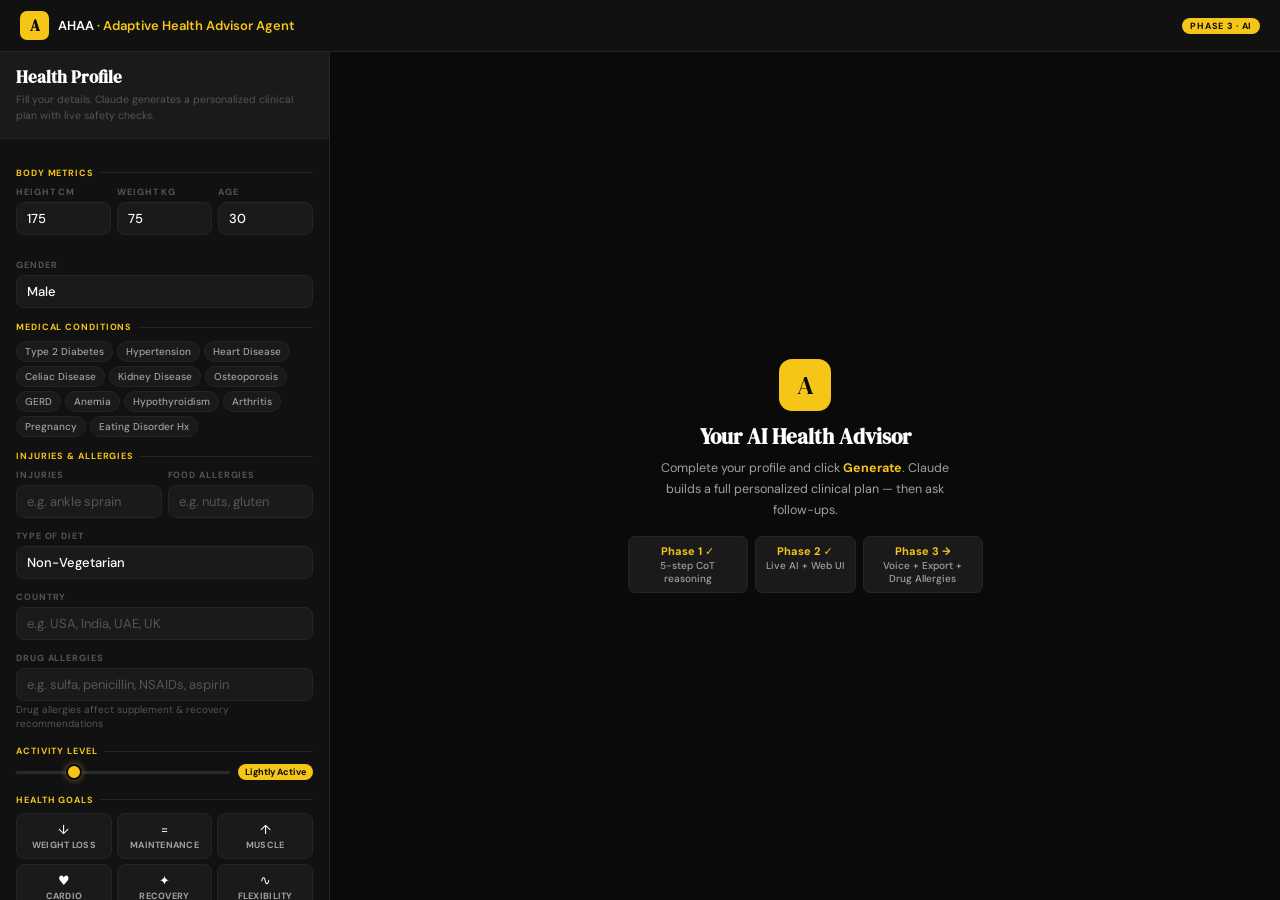
<file: index.html>
<!DOCTYPE html>
<html lang="en">
<head>
<meta charset="UTF-8">
<meta name="viewport" content="width=device-width, initial-scale=1.0">
<title>AHAA — Adaptive Health Advisor Agent</title>
<link href="https://fonts.googleapis.com/css2?family=DM+Serif+Display:ital@0;1&family=DM+Sans:wght@300;400;500;600&family=DM+Mono:wght@400;500&display=swap" rel="stylesheet">
<style>
:root{
  --bg:#0A0A0A;--bg2:#111;--bg3:#1A1A1A;--bg4:#222;--bg5:#2A2A2A;
  --y:#F5C518;--yg:rgba(245,197,24,.13);--yb:rgba(245,197,24,.32);
  --txt:#FFF;--txt2:#A0A0A0;--txt3:#555;--on-y:#0A0A0A;
  --bord:#252525;--green:#22C55E;--amber:#F59E0B;--red:#EF4444;
  --fd:'DM Serif Display',Georgia,serif;
  --fb:'DM Sans',system-ui,sans-serif;
  --fm:'DM Mono',monospace;
}
*,*::before,*::after{box-sizing:border-box;margin:0;padding:0}
html,body{font-family:var(--fb);background:var(--bg);color:var(--txt);height:100%;overflow:hidden}
button{cursor:pointer;font-family:inherit}
input,select,textarea{font-family:inherit}

.nav{background:var(--bg2);height:52px;padding:0 1.25rem;display:flex;align-items:center;justify-content:space-between;border-bottom:1px solid var(--bord);flex-shrink:0}
.nl{display:flex;align-items:center;gap:9px}
.nm{width:29px;height:29px;background:var(--y);border-radius:7px;display:flex;align-items:center;justify-content:center;font-family:var(--fd);font-size:15px;color:var(--on-y);font-weight:700}
.nt{font-size:13px;font-weight:600;color:var(--txt)}
.nt em{color:var(--y);font-style:normal}
.nb{font-size:9px;font-weight:700;letter-spacing:.08em;color:var(--on-y);background:var(--y);padding:2px 8px;border-radius:20px}

.shell{display:flex;height:calc(100vh - 52px)}
.intake{width:330px;flex-shrink:0;background:var(--bg2);border-right:1px solid var(--bord);display:flex;flex-direction:column;overflow:hidden}
.ih{background:var(--bg3);padding:.9rem 1rem;border-bottom:1px solid var(--bord);flex-shrink:0}
.ih h2{font-family:var(--fd);font-size:1.05rem;color:var(--txt);margin-bottom:.15rem}
.ih p{font-size:10.5px;color:var(--txt3);line-height:1.5}
.ib{padding:.9rem 1rem;flex:1;overflow-y:auto}
.ib::-webkit-scrollbar{width:3px}
.ib::-webkit-scrollbar-thumb{background:var(--bg5);border-radius:2px}

.fg{margin-bottom:.75rem}
.fg label{display:block;font-size:9px;font-weight:700;letter-spacing:.1em;text-transform:uppercase;color:var(--txt3);margin-bottom:4px}
.fg input,.fg select{width:100%;padding:7px 10px;border:1px solid var(--bord);border-radius:8px;font-size:13px;font-weight:500;color:var(--txt);background:var(--bg3);outline:none;transition:border-color .15s,box-shadow .15s;-webkit-appearance:none;appearance:none}
.fg select option{background:var(--bg3)}
.fg input:focus,.fg select:focus{border-color:var(--y);box-shadow:0 0 0 3px var(--yg)}
.fg input::placeholder{color:var(--txt3);font-weight:400}
.g3{display:grid;grid-template-columns:1fr 1fr 1fr;gap:6px;margin-bottom:.75rem}
.g2{display:grid;grid-template-columns:1fr 1fr;gap:6px}

.sl{font-size:9px;font-weight:700;letter-spacing:.1em;text-transform:uppercase;color:var(--y);margin:.85rem 0 .45rem;display:flex;align-items:center;gap:6px}
.sl::after{content:'';flex:1;height:1px;background:var(--bord)}

.chips{display:flex;flex-wrap:wrap;gap:4px}
.chip{font-size:10px;font-weight:500;padding:3px 8px;border:1px solid var(--bord);border-radius:20px;cursor:pointer;color:var(--txt2);background:var(--bg3);transition:all .12s;user-select:none}
.chip:hover{border-color:var(--y);color:var(--y)}
.chip.on{background:var(--yg);border-color:var(--yb);color:var(--y);font-weight:600}

.srow{display:flex;align-items:center;gap:8px}
input[type=range]{flex:1;-webkit-appearance:none;appearance:none;height:3px;background:var(--bg5);border-radius:2px;outline:none;cursor:pointer}
input[type=range]::-webkit-slider-thumb{-webkit-appearance:none;width:16px;height:16px;border-radius:50%;background:var(--y);border:2px solid var(--bg);box-shadow:0 0 6px rgba(245,197,24,.5);cursor:pointer}
.sv{font-size:9px;font-weight:700;color:var(--on-y);background:var(--y);padding:2px 7px;border-radius:20px;white-space:nowrap}

.gg{display:grid;grid-template-columns:repeat(3,1fr);gap:5px}
.gc{padding:7px 4px;border:1px solid var(--bord);border-radius:8px;text-align:center;cursor:pointer;transition:all .12s;background:var(--bg3)}
.gc:hover{border-color:var(--y)}
.gc.on{border-color:var(--yb);background:var(--yg)}
.gc .gi{font-size:13px;margin-bottom:1px}
.gc .gl{font-size:9px;font-weight:700;color:var(--txt2);letter-spacing:.03em;text-transform:uppercase}
.gc.on .gl{color:var(--y)}

.bgen{width:100%;padding:11px;margin-top:.8rem;background:var(--y);color:var(--on-y);border:none;border-radius:9px;font-size:13px;font-weight:700;letter-spacing:.02em;transition:all .15s;box-shadow:0 4px 16px rgba(245,197,24,.2)}
.bgen:hover:not(:disabled){background:#FFD740;box-shadow:0 4px 24px rgba(245,197,24,.35);transform:translateY(-1px)}
.bgen:disabled{opacity:.45;cursor:not-allowed}

.advisor{flex:1;display:flex;flex-direction:column;overflow:hidden;min-height:0}

.welcome{flex:1;display:flex;flex-direction:column;align-items:center;justify-content:center;padding:2rem;text-align:center}
.wm{width:52px;height:52px;background:var(--y);border-radius:13px;display:flex;align-items:center;justify-content:center;font-family:var(--fd);font-size:26px;color:var(--on-y);margin-bottom:.7rem}
.welcome h2{font-family:var(--fd);font-size:1.3rem;color:var(--txt);margin-bottom:.4rem}
.welcome p{font-size:12.5px;color:var(--txt2);max-width:290px;line-height:1.7}
.wcards{display:flex;gap:7px;margin-top:.9rem;flex-wrap:wrap;justify-content:center}
.wcard{background:var(--bg3);border:1px solid var(--bord);border-radius:7px;padding:7px 10px;font-size:10px;color:var(--txt2);font-weight:500;text-align:center;max-width:120px}
.wcard strong{display:block;color:var(--y);margin-bottom:1px;font-size:11px}

.report{flex:1;overflow-y:auto;padding:.9rem .9rem 0;display:none}
.report.on{display:block}
.report::-webkit-scrollbar{width:3px}
.report::-webkit-scrollbar-thumb{background:var(--bg5);border-radius:2px}

.mstrip{display:grid;grid-template-columns:repeat(4,1fr);gap:5px;margin-bottom:.8rem}
.mc{background:var(--bg3);border:1px solid var(--bord);border-radius:9px;padding:.65rem .6rem;text-align:center}
.mcl{font-size:7.5px;font-weight:700;letter-spacing:.08em;text-transform:uppercase;color:var(--txt3);margin-bottom:3px}
.mcv{font-family:var(--fd);font-size:1.25rem;line-height:1;color:var(--txt);margin-bottom:1px}
.mcv.y{color:var(--y)}.mcv.g{color:var(--green)}.mcv.a{color:var(--amber)}.mcv.r{color:var(--red)}
.mcs{font-size:8.5px;color:var(--txt3)}

.as{padding:.5rem .75rem;border-radius:7px;margin-bottom:.5rem;display:flex;gap:6px;font-size:11.5px;line-height:1.5;align-items:flex-start}
.as.danger{background:#1C0808;border:1px solid rgba(239,68,68,.35);color:#FCA5A5}
.as.warn{background:#1A1100;border:1px solid rgba(245,158,11,.35);color:#FCD34D}

.msg{margin-bottom:.8rem}
.mr{font-size:8.5px;font-weight:700;letter-spacing:.1em;text-transform:uppercase;color:var(--txt3);margin-bottom:.22rem;display:flex;align-items:center;gap:4px}
.dot{width:5px;height:5px;border-radius:50%;background:var(--y);flex-shrink:0}
.dot.u{background:var(--txt3)}
.msg.user .mr{justify-content:flex-end}
.mb{background:var(--bg3);border:1px solid var(--bord);border-radius:2px 9px 9px 9px;padding:.7rem .85rem}
.msg.user .mb{background:var(--bg4);border-radius:9px 2px 9px 9px}

.typing{display:flex;gap:4px;align-items:center;padding:.12rem 0}
.typing span{width:5px;height:5px;border-radius:50%;background:var(--y);animation:bce .9s ease-in-out infinite}
.typing span:nth-child(2){animation-delay:.15s}
.typing span:nth-child(3){animation-delay:.3s}
@keyframes bce{0%,80%,100%{transform:translateY(0)}40%{transform:translateY(-5px)}}

.st{font-size:13px;line-height:1.8;color:var(--txt);white-space:pre-wrap;word-wrap:break-word}
.st h1,.st h2,.st h3{font-family:var(--fd);color:var(--y);margin:.9rem 0 .3rem;line-height:1.3}
.st h1{font-size:1.15rem}.st h2{font-size:1rem}.st h3{font-size:.9rem}
.st strong{font-weight:600;color:var(--txt)}
.st em{color:var(--y);font-style:normal;font-weight:500}
.st ul,.st ol{margin:.3rem 0 .3rem 1.1rem}
.st li{margin-bottom:.15rem}
.st table{width:100%;border-collapse:collapse;font-size:11.5px;margin:.65rem 0;border-radius:6px;overflow:hidden}
.st th{background:var(--bg5);color:var(--y);padding:5px 8px;font-size:8.5px;font-weight:700;letter-spacing:.06em;text-transform:uppercase;text-align:left}
.st td{padding:6px 8px;border-bottom:1px solid var(--bord);color:var(--txt2)}
.st tr:last-child td{border-bottom:none}
.st tr:nth-child(even) td{background:var(--bg4)}
.st blockquote{border-left:2px solid var(--y);padding:.3rem .75rem;background:var(--yg);border-radius:0 5px 5px 0;margin:.45rem 0;color:var(--txt2);font-size:12px}
.st hr{border:none;border-top:1px solid var(--bord);margin:.85rem 0}
.st code{font-family:var(--fm);font-size:11px;background:var(--bg4);padding:1px 4px;border-radius:3px;color:var(--y)}

.chatbar{border-top:1px solid var(--bord);background:var(--bg2);padding:.6rem .85rem;display:none;gap:7px;align-items:flex-end;flex-shrink:0}
.chatbar.on{display:flex}
.chatbar textarea{flex:1;resize:none;border:1px solid var(--bord);border-radius:8px;padding:7px 10px;font-size:12.5px;color:var(--txt);background:var(--bg3);outline:none;line-height:1.5;max-height:80px;min-height:34px;transition:border-color .15s}
.chatbar textarea:focus{border-color:var(--y);box-shadow:0 0 0 3px var(--yg)}
.chatbar textarea::placeholder{color:var(--txt3)}
.bsend{width:34px;height:34px;background:var(--y);border:none;border-radius:7px;color:var(--on-y);font-size:13px;display:flex;align-items:center;justify-content:center;flex-shrink:0;font-weight:700;transition:all .15s}
.bsend:hover{background:#FFD740}
.bsend:disabled{opacity:.35;cursor:not-allowed}

/* PHASE 3 STYLES */
.action-row{display:flex;gap:6px;margin:.4rem 0 .9rem;flex-wrap:wrap;align-items:center}
.abtn{display:flex;align-items:center;gap:5px;padding:6px 12px;border:1px solid var(--bord);background:var(--bg3);color:var(--txt2);border-radius:7px;font-size:11px;font-weight:600;cursor:pointer;transition:all .15s}
.abtn:hover{border-color:var(--y);color:var(--y)}
.abtn.active{border-color:var(--yb);background:var(--yg);color:var(--y)}
.abtn-icon{font-size:13px}
.rbtn{margin:0;padding:6px 13px;border:1px solid var(--bord);background:transparent;color:var(--txt3);border-radius:7px;font-size:11px;font-weight:600;transition:all .12s;cursor:pointer}
.rbtn:hover{border-color:var(--y);color:var(--y)}
.voice-status{display:none;align-items:center;gap:6px;font-size:11px;color:var(--y);background:var(--yg);border:1px solid var(--yb);padding:4px 10px;border-radius:20px;margin-bottom:.5rem}
.voice-status.on{display:flex}
.voice-dot{width:7px;height:7px;border-radius:50%;background:var(--red);animation:vpulse 1s ease-in-out infinite}
@keyframes vpulse{0%,100%{opacity:1}50%{opacity:.4}}
.drug-hint{font-size:10px;color:var(--txt3);margin-top:-10px;margin-bottom:.75rem;line-height:1.4}

/* PRINT STYLES */
@media print{
  .nav,.intake,.chatbar,.action-row,.voice-status{display:none!important}
  .shell{display:block;height:auto}
  .advisor{overflow:visible;height:auto}
  .report{display:block!important;padding:0;overflow:visible;height:auto}
  body,html{overflow:auto;height:auto;background:#fff}
  .mc{background:#f5f5f5;border:1px solid #ddd}
  .mcl{color:#666}.mcv{color:#111}.mcs{color:#666}
  .as.warn{background:#FFFBEB;border:1px solid #F59E0B;color:#78350F}
  .as.danger{background:#FEF2F2;border:1px solid #EF4444;color:#7F1D1D}
  .st{color:#111}.st h2,.st h3{color:#C9A012}
  .st th{background:#111;color:#F5C518}
  .st td{color:#444;border-bottom:1px solid #ddd}
  .mb{background:#f9f9f9;border:1px solid #ddd}
  .mr{color:#999}.dot{background:#C9A012}
  .print-header{display:block!important}
}
.print-header{display:none;margin-bottom:1rem;padding-bottom:.75rem;border-bottom:2px solid #C9A012}
.print-header h1{font-size:1.4rem;font-weight:700;color:#111;font-family:Georgia,serif}
.print-header p{font-size:12px;color:#666;margin-top:3px}
</style>
</head>
<body>

<nav class="nav">
  <div class="nl">
    <div class="nm">A</div>
    <div class="nt">AHAA <em>· Adaptive Health Advisor Agent</em></div>
  </div>
  <div class="nb">PHASE 3 · AI</div>
</nav>

<div class="shell">
  <div class="intake">
    <div class="ih">
      <h2>Health Profile</h2>
      <p>Fill your details. Claude generates a personalized clinical plan with live safety checks.</p>
    </div>
    <div class="ib">

      <div class="sl">Body metrics</div>
      <div class="g3">
        <div class="fg"><label>Height cm</label><input type="number" id="ht" value="175" min="100" max="250"></div>
        <div class="fg"><label>Weight kg</label><input type="number" id="wt" value="75" min="30" max="300"></div>
        <div class="fg"><label>Age</label><input type="number" id="ag" value="30" min="16" max="99"></div>
      </div>
      <div class="fg"><label>Gender</label>
        <select id="gn">
          <option value="Male">Male</option>
          <option value="Female">Female</option>
          <option value="Other">Other</option>
        </select>
      </div>

      <div class="sl">Medical conditions</div>
      <div class="chips">
        <div class="chip" data-v="Type 2 Diabetes">Type 2 Diabetes</div>
        <div class="chip" data-v="Hypertension">Hypertension</div>
        <div class="chip" data-v="Heart Disease">Heart Disease</div>
        <div class="chip" data-v="Celiac Disease">Celiac Disease</div>
        <div class="chip" data-v="Kidney Disease">Kidney Disease</div>
        <div class="chip" data-v="Osteoporosis">Osteoporosis</div>
        <div class="chip" data-v="GERD / Acid Reflux">GERD</div>
        <div class="chip" data-v="Anemia">Anemia</div>
        <div class="chip" data-v="Hypothyroidism">Hypothyroidism</div>
        <div class="chip" data-v="Arthritis">Arthritis</div>
        <div class="chip" data-v="Pregnancy">Pregnancy</div>
        <div class="chip" data-v="Eating Disorder (History)">Eating Disorder Hx</div>
      </div>

      <div class="sl">Injuries &amp; allergies</div>
      <div class="g2">
        <div class="fg"><label>Injuries</label><input type="text" id="inj" placeholder="e.g. ankle sprain"></div>
        <div class="fg"><label>Food Allergies</label><input type="text" id="alg" placeholder="e.g. nuts, gluten"></div>
      </div>

      <div class="fg">
        <label>Type of Diet</label>
        <select id="diet">
          <option value="Non-Vegetarian">Non-Vegetarian</option>
          <option value="Vegetarian">Vegetarian</option>
          <option value="Vegan">Vegan</option>
          <option value="Pescatarian">Pescatarian (fish, no meat)</option>
          <option value="Keto">Keto</option>
          <option value="Mediterranean">Mediterranean</option>
          <option value="Halal">Halal</option>
          <option value="Kosher">Kosher</option>
          <option value="Gluten-Free Diet">Gluten-Free Diet</option>
          <option value="No Preference">No Preference</option>
        </select>
      </div>

      <div class="fg">
        <label>Country</label>
        <input type="text" id="country" placeholder="e.g. USA, India, UAE, UK">
      </div>

      <div class="fg"><label>Drug Allergies</label>
        <input type="text" id="drug" placeholder="e.g. sulfa, penicillin, NSAIDs, aspirin">
      </div>
      <p class="drug-hint">Drug allergies affect supplement &amp; recovery recommendations</p>

      <div class="sl">Activity level</div>
      <div class="srow" style="margin-bottom:.4rem">
        <input type="range" id="act" min="0" max="4" value="1" step="1">
        <div class="sv" id="alab">Lightly Active</div>
      </div>

      <div class="sl">Health goals</div>
      <div class="gg">
        <div class="gc" data-v="Weight Loss"><div class="gi">↓</div><div class="gl">Weight Loss</div></div>
        <div class="gc" data-v="Maintenance"><div class="gi">=</div><div class="gl">Maintenance</div></div>
        <div class="gc" data-v="Muscle Building"><div class="gi">↑</div><div class="gl">Muscle</div></div>
        <div class="gc" data-v="Cardiovascular"><div class="gi">♥</div><div class="gl">Cardio</div></div>
        <div class="gc" data-v="Injury Recovery"><div class="gi">✦</div><div class="gl">Recovery</div></div>
        <div class="gc" data-v="Flexibility"><div class="gi">∿</div><div class="gl">Flexibility</div></div>
      </div>

      <button class="bgen" id="bgen">Generate My Health Plan →</button>
    </div>
  </div>

  <div class="advisor">
    <div class="welcome" id="welcome">
      <div class="wm">A</div>
      <h2>Your AI Health Advisor</h2>
      <p>Complete your profile and click <strong style="color:var(--y)">Generate</strong>. Claude builds a full personalized clinical plan — then ask follow-ups.</p>
      <div class="wcards">
        <div class="wcard"><strong>Phase 1 ✓</strong>5-step CoT reasoning</div>
        <div class="wcard"><strong>Phase 2 ✓</strong>Live AI + Web UI</div>
        <div class="wcard"><strong>Phase 3 →</strong>Voice + Export + Drug Allergies</div>
      </div>
    </div>

    <div class="report" id="report">
      <div class="print-header">
        <h1>AHAA — Adaptive Health Advisor Agent</h1>
        <p>Personalized clinical health plan · Generated by AHAA · DCP Spring 2026</p>
      </div>
      <div class="mstrip" id="mstrip" style="display:none"></div>
      <div id="astrip"></div>
      <div id="thread"></div>
      <div class="action-row" id="action-row" style="display:none">
        <button class="abtn" id="btn-speak" onclick="toggleSpeak()">
          <span class="abtn-icon">🔊</span> Read Plan
        </button>
        <button class="abtn" onclick="exportPDF()">
          <span class="abtn-icon">📄</span> Export PDF
        </button>
        <button class="rbtn" onclick="restart()">← New Profile</button>
      </div>
      <div class="voice-status" id="voice-status">
        <div class="voice-dot"></div>
        <span id="voice-status-text">Reading your plan...</span>
      </div>
    </div>

    <div class="chatbar" id="chatbar">
      <textarea id="cinput" placeholder="Ask a follow-up… e.g. 'Give me a 7-day meal plan'" rows="1"></textarea>
      <button class="bsend" id="bsend">➤</button>
    </div>
  </div>
</div>

<script>
const ACTS=['Sedentary','Lightly Active','Moderately Active','Very Active','Extra Active'];
const AMUL=[1.2,1.375,1.55,1.725,1.9];
let hist=[],streaming=false,conds=new Set(),goals=new Set(),SYS='',planText='';
let speechSynth=window.speechSynthesis,currentUtterance=null,isSpeaking=false;

document.getElementById('act').addEventListener('input',e=>{
  document.getElementById('alab').textContent=ACTS[+e.target.value];
});
document.querySelectorAll('.chip').forEach(c=>c.addEventListener('click',()=>{
  c.classList.toggle('on');
  conds[c.classList.contains('on')?'add':'delete'](c.dataset.v);
}));
document.querySelectorAll('.gc').forEach(c=>c.addEventListener('click',()=>{
  c.classList.toggle('on');
  goals[c.classList.contains('on')?'add':'delete'](c.dataset.v);
}));
document.getElementById('bgen').addEventListener('click',generate);
document.getElementById('bsend').addEventListener('click',followUp);
document.getElementById('cinput').addEventListener('keydown',e=>{
  if(e.key==='Enter'&&!e.shiftKey){e.preventDefault();followUp();}
});
document.getElementById('cinput').addEventListener('input',function(){
  this.style.height='auto';
  this.style.height=Math.min(this.scrollHeight,80)+'px';
});
if(speechSynth&&speechSynth.onvoiceschanged!==undefined){
  speechSynth.onvoiceschanged=()=>speechSynth.getVoices();
}

function compute(){
  const h=+document.getElementById('ht').value||175;
  const w=+document.getElementById('wt').value||75;
  const a=+document.getElementById('ag').value||30;
  const g=document.getElementById('gn').value;
  const ai=+document.getElementById('act').value;
  const hm=h/100,bmi=Math.round(w/(hm*hm)*10)/10;
  let cat,col;
  if(bmi<18.5){cat='Underweight';col='a';}
  else if(bmi<25){cat='Normal Weight';col='g';}
  else if(bmi<30){cat='Overweight';col='a';}
  else{cat='Obese';col='r';}
  let bmr=g==='Male'?10*w+6.25*h-5*a+5:g==='Female'?10*w+6.25*h-5*a-161:10*w+6.25*h-5*a-78;
  const tdee=Math.round(bmr*AMUL[ai]);
  let d=0;
  if(goals.has('Weight Loss'))d-=500;
  if(goals.has('Muscle Building'))d+=300;
  return{h,w,a,g,ai,bmi,cat,col,bmr:Math.round(bmr),tdee,cal:Math.max(1200,tdee+d)};
}

function renderMetrics(n){
  const s=document.getElementById('mstrip');
  s.style.display='grid';
  s.innerHTML=`
    <div class="mc"><div class="mcl">BMI</div><div class="mcv ${n.col}">${n.bmi}</div><div class="mcs">${n.cat}</div></div>
    <div class="mc"><div class="mcl">BMR</div><div class="mcv">${n.bmr.toLocaleString()}</div><div class="mcs">kcal/day</div></div>
    <div class="mc"><div class="mcl">TDEE</div><div class="mcv">${n.tdee.toLocaleString()}</div><div class="mcs">w/ activity</div></div>
    <div class="mc"><div class="mcl">Goal Cal</div><div class="mcv y">${n.cal.toLocaleString()}</div><div class="mcs">daily target</div></div>`;
}

const ALT={
  'Heart Disease':{l:'danger',m:'⚠ Physician clearance required before any exercise.'},
  'Kidney Disease':{l:'danger',m:'⚠ Protein intake must be supervised by a dietitian.'},
  'Pregnancy':{l:'danger',m:'⚠ All changes require OB-GYN approval.'},
  'Eating Disorder (History)':{l:'danger',m:'⚠ Caloric restriction contraindicated — refer to dietitian.'},
  'Type 2 Diabetes':{l:'warn',m:'⚠ Monitor blood glucose before and after exercise.'},
  'Hypertension':{l:'warn',m:'⚠ Limit sodium <1,500 mg/day. Avoid maximal-effort lifts.'},
  'Celiac Disease':{l:'warn',m:'⚠ Strict gluten-free diet required.'},
  'Arthritis':{l:'warn',m:'⚠ Prioritize low-impact movement. Monitor joint pain.'},
  'GERD / Acid Reflux':{l:'warn',m:'⚠ Avoid trigger foods and exercise within 2h of meals.'},
};
function renderAlerts(){
  const s=document.getElementById('astrip');
  s.innerHTML='';let ref=false;
  conds.forEach(c=>{const r=ALT[c];if(!r)return;if(r.l==='danger')ref=true;
    s.innerHTML+=`<div class="as ${r.l}">${r.m} <strong>(${c})</strong></div>`;});
  if(ref)s.innerHTML+=`<div class="as danger">🚨 <strong>Physician Referral Required</strong> — consult a licensed physician before starting.</div>`;
}

function buildSys(n){
  const drugAlg=document.getElementById('drug').value.trim();
  const diet=document.getElementById('diet').value;
  const country=document.getElementById('country').value.trim();
  return`You are AHAA — Adaptive Health Advisor Agent. You are the digital twin of a certified personal trainer and health coach with 1.5 years of clinical experience. Clinical AI built for the DCP course "Vibe Coding to Agent Engineering, Spring 2026."

PATIENT PROFILE:
- Height: ${n.h}cm | Weight: ${n.w}kg | Age: ${n.a} | Gender: ${n.g}
- BMI: ${n.bmi} (${n.cat}) | BMR: ${n.bmr} kcal/day | TDEE: ${n.tdee} kcal/day
- Activity: ${ACTS[n.ai]} (×${AMUL[n.ai]}) | Goal Calories: ${n.cal} kcal/day (floor: 1,200)
- Conditions: ${conds.size?[...conds].join(', '):'None'}
- Injuries: ${document.getElementById('inj').value.trim()||'None'}
- Food Allergies: ${document.getElementById('alg').value.trim()||'None'}
- Drug Allergies: ${drugAlg||'None'}
- Diet Type: ${diet}
- Country / Region: ${country||'Not specified'}
- Goals: ${goals.size?[...goals].join(', '):'General wellness'}
${drugAlg?`
DRUG ALLERGY CONSTRAINTS: Do NOT recommend any supplements, OTC medications, or recovery aids related to: ${drugAlg}. If sulfa allergy: avoid sulfonamide supplements. If NSAID/aspirin allergy: avoid ibuprofen-based recovery products. Flag any supplement that could interact.`:''}

DIET & REGIONAL FOOD CONSTRAINTS:
- Diet type is: ${diet}
- If Vegetarian: no meat, no poultry, no seafood. Recommend eggs and dairy unless Vegan.
- If Vegan: no animal products whatsoever. No meat, fish, eggs, dairy, honey.
- If Pescatarian: fish and seafood allowed, no meat or poultry.
- If Keto: keep carbohydrates under 30g/day. High fat, moderate protein. No grains, sugar, starchy vegetables.
- If Halal: no pork, no alcohol-based ingredients. All meat must be halal-certified.
- If Kosher: no pork, no shellfish. Do not mix meat and dairy in the same meal.
- If Gluten-Free Diet: no wheat, barley, rye, spelt. Applies even without Celiac diagnosis.
- If Mediterranean: emphasize olive oil, fish, legumes, whole grains, vegetables, limited red meat.

REGIONAL FOOD AVAILABILITY (${country||'general'}):
- Recommend foods that are commonly available and affordable in ${country||'the user\'s region'}.
- Use locally familiar food names where possible.
- Avoid recommending foods that are rare, expensive, or culturally unusual for this region.
- If country is India: emphasize dal, roti, rice (in moderation), paneer, vegetables, spices.
- If country is UAE or Middle East: emphasize hummus, grilled meats, lentils, dates (in moderation), flatbread.
- If country is USA: standard western supermarket foods. Emphasize lean proteins, whole grains, produce.
- If country is UK: similar to USA but note local brands where helpful.
- If country is unknown: use globally available foods.

CLINICALLY VALIDATED SAFETY RULES (enforced at system level — never override):
- Type 2 Diabetes → no white rice, sugary drinks, pastries, fruit juice
- Hypertension → no high-sodium foods; no maximal-effort lifts
- Heart Disease → physician referral required; no HIIT, heavy powerlifting
- Celiac → strict gluten-free (no wheat, barley, rye)
- Kidney Disease → physician referral; restrict high-potassium/phosphorus
- Osteoporosis → no high-impact jumping
- Eating Disorder (History) → NO caloric restriction; refer to dietitian
- Ankle sprain → remove running, jumping, box jumps, burpees, lateral shuffles
- Knee injury → remove squats, lunges, running, box jumps, leg press
- Lower back → remove deadlifts, good mornings, sit-ups, leg raises
- Shoulder injury → remove overhead press, pull-ups, bench press, push-ups
- GERD → avoid spicy, citrus, coffee, chocolate, alcohol, fatty foods
- Arthritis → no high-impact; no heavy powerlifting
- Pregnancy → OB-GYN approval required for everything

RESPONSE FORMAT (follow exactly — 7 sections):
1. 2-sentence personalized greeting with their exact BMI and calorie target
2. ## ⚠️ Safety Notes (only if conditions/injuries present)
3. ## 📊 BMI & Calorie Summary (markdown table)
4. ## 🥗 Nutritional Framework
   Table with EXACTLY 6 columns filled completely:
   | Metric | Daily Total | Breakfast (25%) | Lunch (35%) | Dinner (30%) | Snack (10%) |
   Rows: Calories (kcal), Protein (g), Carbs (g), Fat (g). Calculate ALL meal columns.
   After the table, list 6-8 specific food recommendations that:
   - Respect the user's diet type (${diet})
   - Are easily available in ${country||'their region'}
   - Are safe given their conditions and allergies
   Use locally familiar names where possible.
5. ## 🏋️ Adaptive Fitness Plan — 5-Day Weekly Schedule
   Create a day-by-day weekly plan with exactly this structure:

   **Weekly Overview:**
   | Day | Focus | Type |
   |---|---|---|
   | Monday | [muscle group focus] | Training |
   | Tuesday | [muscle group focus] | Training |
   | Wednesday | Active Recovery | Rest/Light |
   | Thursday | [muscle group focus] | Training |
   | Friday | [muscle group focus] | Training |
   | Saturday | [muscle group focus OR cardio] | Training |
   | Sunday | Full Rest | Rest |

   Then for each of the 5 training days, create a detailed section:

   **Monday — [Focus Name]**
   | Exercise | Sets×Reps | Muscle Group | Rest | Notes |
   List 4-6 exercises per day. Sets×Reps like "3×12". Rest like "60 sec".
   Filter ALL exercises for the user's injuries and conditions.
   Never put muscle group in Sets×Reps column.

   **Tuesday — [Focus Name]**
   | Exercise | Sets×Reps | Muscle Group | Rest | Notes |
   [4-6 exercises]

   **Wednesday — Active Recovery**
   Suggest 2-3 light activities (walking, stretching, yoga, foam rolling).

   **Thursday — [Focus Name]**
   | Exercise | Sets×Reps | Muscle Group | Rest | Notes |
   [4-6 exercises]

   **Friday — [Focus Name]**
   | Exercise | Sets×Reps | Muscle Group | Rest | Notes |
   [4-6 exercises]

   **Saturday — [Focus Name or Cardio]**
   | Exercise | Sets×Reps | Muscle Group | Rest | Notes |
   [4-6 exercises]

   **Sunday — Full Rest**
   Emphasize recovery: sleep, hydration, meal prep for the week ahead.

   All exercises must be filtered for the user's specific injuries and conditions.
   Never include contraindicated movements.
6. ## 🔒 Safety Alerts (bolded per condition; include drug allergy notes if applicable)
7. ## 💡 Week 1 Action Steps (3 concrete steps starting tomorrow)

Tone: Clinical accuracy in plain English. Reference actual numbers. Never recommend anything contraindicated.`;
}

async function callClaude(sys,messages,onChunk){
  const res=await fetch('/api/chat',{
    method:'POST',
    headers:{'Content-Type':'application/json'},
    body:JSON.stringify({system:sys,messages,max_tokens:2048})
  });
  if(!res.ok){const e=await res.json().catch(()=>({}));throw new Error(e.error?.message||`Server error ${res.status}`);}
  const reader=res.body.getReader(),dec=new TextDecoder();
  let buf='';
  while(true){
    const{done,value}=await reader.read();if(done)break;
    buf+=dec.decode(value,{stream:true});
    const lines=buf.split('\n');buf=lines.pop();
    for(const line of lines){
      if(!line.startsWith('data: '))continue;
      const raw=line.slice(6);if(raw==='[DONE]')continue;
      try{const p=JSON.parse(raw);if(p.type==='content_block_delta'&&p.delta?.type==='text_delta')onChunk(p.delta.text);}catch{}
    }
  }
}

function md(t){
  return t
    .replace(/&/g,'&amp;').replace(/</g,'&lt;').replace(/>/g,'&gt;')
    .replace(/^\|(.+)\|\s*$/gm,row=>'<tr>'+row.split('|').slice(1,-1).map(c=>`<td>${c.trim()}</td>`).join('')+'</tr>')
    .replace(/(<tr>[\s\S]*?<\/tr>)+/g,tbl=>{
      const rows=tbl.match(/<tr>[\s\S]*?<\/tr>/g)||[];
      if(rows.length<2)return tbl;
      return`<table><thead>${rows[0].replace(/<td>/g,'<th>').replace(/<\/td>/g,'</th>')}</thead><tbody>${rows.slice(2).join('')}</tbody></table>`;
    })
    .replace(/^\|[-|: ]+\|\s*$/gm,'')
    .replace(/^### (.+)$/gm,'<h3>$1</h3>').replace(/^## (.+)$/gm,'<h2>$1</h2>').replace(/^# (.+)$/gm,'<h1>$1</h1>')
    .replace(/\*\*(.+?)\*\*/g,'<strong>$1</strong>').replace(/\*(.+?)\*/g,'<em>$1</em>').replace(/`(.+?)`/g,'<code>$1</code>')
    .replace(/^> (.+)$/gm,'<blockquote>$1</blockquote>').replace(/^---+$/gm,'<hr>')
    .replace(/^\d+\. (.+)$/gm,'<oli>$1</oli>')
    .replace(/(<oli>[\s\S]*?<\/oli>)/g,b=>'<ol>'+b.replace(/<oli>/g,'<li>').replace(/<\/oli>/g,'</li>')+'</ol>')
    .replace(/^[-*] (.+)$/gm,'<li>$1</li>').replace(/(<li>[\s\S]*?<\/li>)/g,'<ul>$1</ul>')
    .replace(/\n{2,}/g,'</p><p>').replace(/\n/g,'<br>');
}

function addMsg(role,content,spin=false){
  const t=document.getElementById('thread');
  const d=document.createElement('div');
  d.className=`msg${role==='user'?' user':''}`;
  d.innerHTML=`<div class="mr"><div class="dot${role==='user'?' u':''}"></div>${role==='user'?'You':'AHAA Advisor'}</div>
    <div class="mb">${spin?'<div class="typing"><span></span><span></span><span></span></div>':`<div class="st">${md(content)}</div>`}</div>`;
  t.appendChild(d);d.scrollIntoView({behavior:'smooth',block:'end'});return d;
}
function setMsg(el,text){
  el.querySelector('.mb').innerHTML=`<div class="st">${md(text)}</div>`;
  el.scrollIntoView({behavior:'smooth',block:'end'});
}

async function generate(){
  if(streaming)return;
  if(goals.size===0){alert('Please select at least one health goal.');return;}
  const n=compute();SYS=buildSys(n);
  document.getElementById('welcome').style.display='none';
  document.getElementById('report').classList.add('on');
  renderMetrics(n);renderAlerts();
  document.getElementById('thread').innerHTML='';hist=[];planText='';
  const umsg=`Generate my complete adaptive health plan. BMI ${n.bmi} (${n.cat}), TDEE ${n.tdee} kcal, goal ${n.cal} kcal.${conds.size?` Conditions: ${[...conds].join(', ')}.`:''} Goals: ${[...goals].join(', ')}.`;
  hist.push({role:'user',content:umsg});
  streaming=true;
  document.getElementById('bgen').disabled=true;
  document.getElementById('bsend').disabled=true;
  const el=addMsg('assistant','',true);let full='';
  try{
    await callClaude(SYS,hist,chunk=>{full+=chunk;setMsg(el,full);});
    hist.push({role:'assistant',content:full});
    planText=full;
    document.getElementById('chatbar').classList.add('on');
    document.getElementById('action-row').style.display='flex';
  }catch(e){
    setMsg(el,`**Error:** ${e.message}\n\nMake sure server.py is running.`);
  }
  streaming=false;
  document.getElementById('bgen').disabled=false;
  document.getElementById('bsend').disabled=false;
}

async function followUp(){
  if(streaming)return;
  const inp=document.getElementById('cinput');
  const text=inp.value.trim();if(!text)return;
  inp.value='';inp.style.height='auto';
  addMsg('user',text);hist.push({role:'user',content:text});
  streaming=true;document.getElementById('bsend').disabled=true;
  const el=addMsg('assistant','',true);let full='';
  try{
    await callClaude(SYS,hist,chunk=>{full+=chunk;setMsg(el,full);});
    hist.push({role:'assistant',content:full});
    planText=full;
  }catch(e){setMsg(el,`**Error:** ${e.message}`);}
  streaming=false;document.getElementById('bsend').disabled=false;
}

function restart(){
  stopSpeech();
  document.getElementById('welcome').style.display='flex';
  document.getElementById('report').classList.remove('on');
  document.getElementById('chatbar').classList.remove('on');
  document.getElementById('action-row').style.display='none';
  document.getElementById('mstrip').style.display='none';
  document.getElementById('astrip').innerHTML='';
  document.getElementById('thread').innerHTML='';
  hist=[];conds.clear();goals.clear();SYS='';planText='';
  document.querySelectorAll('.chip.on,.gc.on').forEach(e=>e.classList.remove('on'));
  document.getElementById('diet').value='Non-Vegetarian';
  document.getElementById('country').value='';
}

/* PHASE 3: EXPORT PDF */
function exportPDF(){
  stopSpeech();
  window.print();
}

/* PHASE 3: VOICE OUTPUT */
function stripMarkdown(text){
  return text
    .replace(/^#{1,3} /gm,'').replace(/\*\*(.+?)\*\*/g,'$1').replace(/\*(.+?)\*/g,'$1')
    .replace(/`(.+?)`/g,'$1').replace(/\|.+\|/g,'').replace(/[-*] /gm,'')
    .replace(/^\d+\. /gm,'').replace(/^> /gm,'').replace(/---+/g,'')
    .replace(/\n{2,}/g,'. ').replace(/\n/g,' ').trim();
}

function toggleSpeak(){
  if(isSpeaking){stopSpeech();}else{startSpeech();}
}

function startSpeech(){
  if(!speechSynth){alert('Text-to-speech not supported in this browser.');return;}
  if(!planText){alert('Generate a plan first.');return;}
  stopSpeech();
  const cleanText=stripMarkdown(planText);
  currentUtterance=new SpeechSynthesisUtterance(cleanText);
  const voices=speechSynth.getVoices();
  const preferred=voices.find(v=>v.lang.startsWith('en')&&v.name.toLowerCase().includes('female'))
    ||voices.find(v=>v.lang.startsWith('en'))||voices[0];
  if(preferred)currentUtterance.voice=preferred;
  currentUtterance.rate=0.9;currentUtterance.pitch=1.0;currentUtterance.volume=1.0;
  currentUtterance.onstart=()=>{
    isSpeaking=true;
    document.getElementById('btn-speak').classList.add('active');
    document.getElementById('btn-speak').innerHTML='<span class="abtn-icon">⏹</span> Stop';
    document.getElementById('voice-status').classList.add('on');
  };
  currentUtterance.onend=currentUtterance.onerror=()=>{
    isSpeaking=false;
    document.getElementById('btn-speak').classList.remove('active');
    document.getElementById('btn-speak').innerHTML='<span class="abtn-icon">🔊</span> Read Plan';
    document.getElementById('voice-status').classList.remove('on');
  };
  speechSynth.speak(currentUtterance);
}

function stopSpeech(){
  if(speechSynth)speechSynth.cancel();
  isSpeaking=false;
  const btn=document.getElementById('btn-speak');
  if(btn){btn.classList.remove('active');btn.innerHTML='<span class="abtn-icon">🔊</span> Read Plan';}
  const vs=document.getElementById('voice-status');
  if(vs)vs.classList.remove('on');
}
</script>
</body>
</html>
</file>
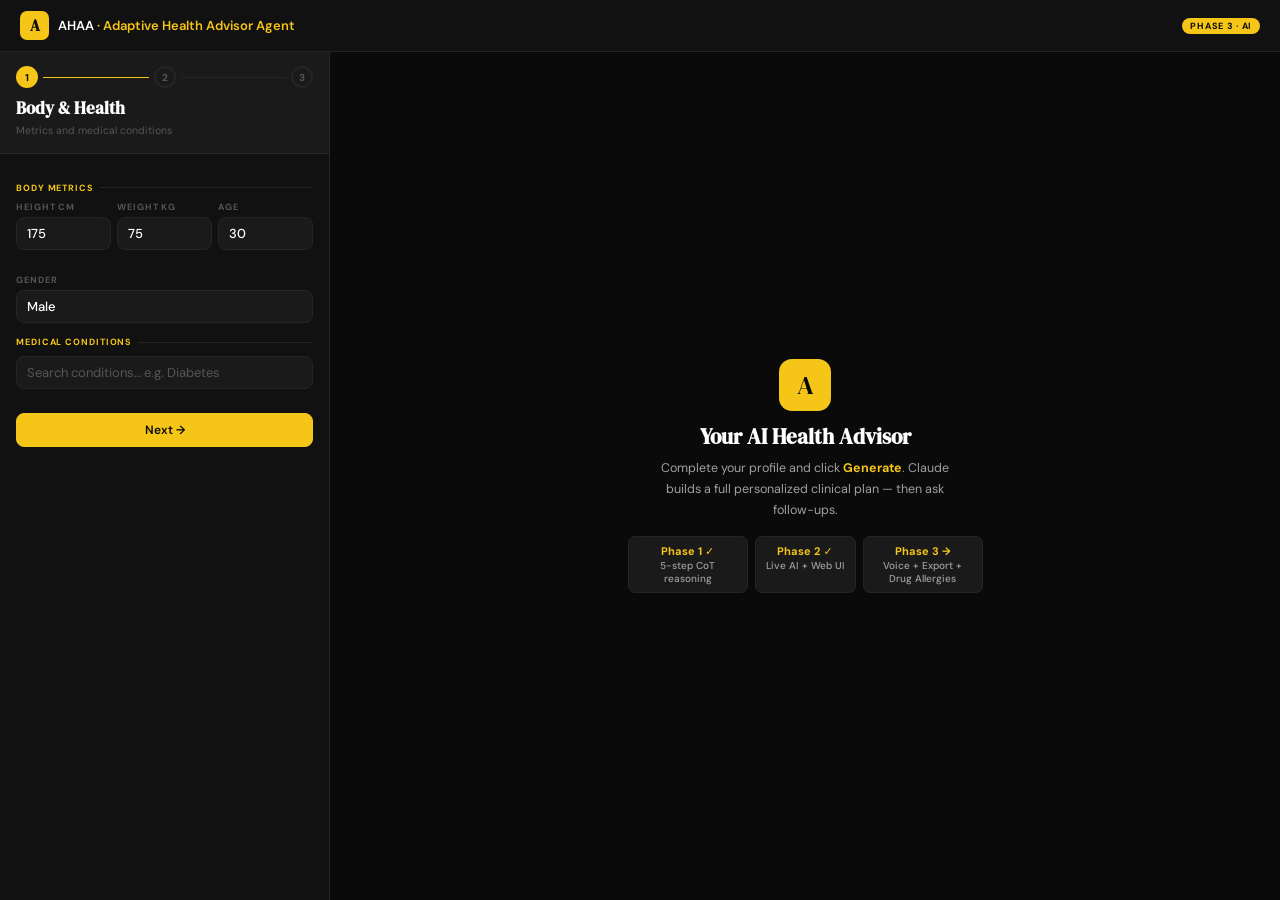
<file: templates/index.html>
<!DOCTYPE html>
<html lang="en">
<head>
<meta charset="UTF-8">
<meta name="viewport" content="width=device-width, initial-scale=1.0">
<title>AHAA — Adaptive Health Advisor Agent</title>
<link href="https://fonts.googleapis.com/css2?family=DM+Serif+Display:ital@0;1&family=DM+Sans:wght@300;400;500;600&family=DM+Mono:wght@400;500&display=swap" rel="stylesheet">
<style>
:root{
  --bg:#0A0A0A;--bg2:#111;--bg3:#1A1A1A;--bg4:#222;--bg5:#2A2A2A;
  --y:#F5C518;--yg:rgba(245,197,24,.13);--yb:rgba(245,197,24,.32);
  --txt:#FFF;--txt2:#A0A0A0;--txt3:#555;--on-y:#0A0A0A;
  --bord:#252525;--green:#22C55E;--amber:#F59E0B;--red:#EF4444;
  --fd:'DM Serif Display',Georgia,serif;
  --fb:'DM Sans',system-ui,sans-serif;
  --fm:'DM Mono',monospace;
}
*,*::before,*::after{box-sizing:border-box;margin:0;padding:0}
html,body{font-family:var(--fb);background:var(--bg);color:var(--txt);height:100%;overflow:hidden}
button{cursor:pointer;font-family:inherit}
input,select,textarea{font-family:inherit}

.nav{background:var(--bg2);height:52px;padding:0 1.25rem;display:flex;align-items:center;justify-content:space-between;border-bottom:1px solid var(--bord);flex-shrink:0}
.nl{display:flex;align-items:center;gap:9px}
.nm{width:29px;height:29px;background:var(--y);border-radius:7px;display:flex;align-items:center;justify-content:center;font-family:var(--fd);font-size:15px;color:var(--on-y);font-weight:700}
.nt{font-size:13px;font-weight:600;color:var(--txt)}
.nt em{color:var(--y);font-style:normal}
.nb{font-size:9px;font-weight:700;letter-spacing:.08em;color:var(--on-y);background:var(--y);padding:2px 8px;border-radius:20px}

.shell{display:flex;height:calc(100vh - 52px)}
.intake{width:330px;flex-shrink:0;background:var(--bg2);border-right:1px solid var(--bord);display:flex;flex-direction:column;overflow:hidden}
.ih{background:var(--bg3);padding:.9rem 1rem;border-bottom:1px solid var(--bord);flex-shrink:0}
.ih h2{font-family:var(--fd);font-size:1.05rem;color:var(--txt);margin-bottom:.15rem}
.ih p{font-size:10.5px;color:var(--txt3);line-height:1.5}
.ib{padding:.9rem 1rem;flex:1;overflow-y:auto}
.ib::-webkit-scrollbar{width:3px}
.ib::-webkit-scrollbar-thumb{background:var(--bg5);border-radius:2px}

.fg{margin-bottom:.75rem}
.fg label{display:block;font-size:9px;font-weight:700;letter-spacing:.1em;text-transform:uppercase;color:var(--txt3);margin-bottom:4px}
.fg input,.fg select{width:100%;padding:7px 10px;border:1px solid var(--bord);border-radius:8px;font-size:13px;font-weight:500;color:var(--txt);background:var(--bg3);outline:none;transition:border-color .15s,box-shadow .15s;-webkit-appearance:none;appearance:none}
.fg select option{background:var(--bg3)}
.fg input:focus,.fg select:focus{border-color:var(--y);box-shadow:0 0 0 3px var(--yg)}
.fg input::placeholder{color:var(--txt3);font-weight:400}
.g3{display:grid;grid-template-columns:1fr 1fr 1fr;gap:6px;margin-bottom:.75rem}
.g2{display:grid;grid-template-columns:1fr 1fr;gap:6px}

.sl{font-size:9px;font-weight:700;letter-spacing:.1em;text-transform:uppercase;color:var(--y);margin:.85rem 0 .45rem;display:flex;align-items:center;gap:6px}
.sl::after{content:'';flex:1;height:1px;background:var(--bord)}

.chips{display:flex;flex-wrap:wrap;gap:4px}
.chip{font-size:10px;font-weight:500;padding:3px 8px;border:1px solid var(--bord);border-radius:20px;cursor:pointer;color:var(--txt2);background:var(--bg3);transition:all .12s;user-select:none}
.chip:hover{border-color:var(--y);color:var(--y)}
.chip.on{background:var(--yg);border-color:var(--yb);color:var(--y);font-weight:600}

.srow{display:flex;align-items:center;gap:8px}
input[type=range]{flex:1;-webkit-appearance:none;appearance:none;height:3px;background:var(--bg5);border-radius:2px;outline:none;cursor:pointer}
input[type=range]::-webkit-slider-thumb{-webkit-appearance:none;width:16px;height:16px;border-radius:50%;background:var(--y);border:2px solid var(--bg);box-shadow:0 0 6px rgba(245,197,24,.5);cursor:pointer}
.sv{font-size:9px;font-weight:700;color:var(--on-y);background:var(--y);padding:2px 7px;border-radius:20px;white-space:nowrap}

.gg{display:grid;grid-template-columns:repeat(3,1fr);gap:5px}
.gc{padding:7px 4px;border:1px solid var(--bord);border-radius:8px;text-align:center;cursor:pointer;transition:all .12s;background:var(--bg3)}
.gc:hover{border-color:var(--y)}
.gc.on{border-color:var(--yb);background:var(--yg)}
.gc .gi{font-size:13px;margin-bottom:1px}
.gc .gl{font-size:9px;font-weight:700;color:var(--txt2);letter-spacing:.03em;text-transform:uppercase}
.gc.on .gl{color:var(--y)}

.bgen{width:100%;padding:11px;margin-top:.8rem;background:var(--y);color:var(--on-y);border:none;border-radius:9px;font-size:13px;font-weight:700;letter-spacing:.02em;transition:all .15s;box-shadow:0 4px 16px rgba(245,197,24,.2)}
.bgen:hover:not(:disabled){background:#FFD740;box-shadow:0 4px 24px rgba(245,197,24,.35);transform:translateY(-1px)}
.bgen:disabled{opacity:.45;cursor:not-allowed}

.advisor{flex:1;display:flex;flex-direction:column;overflow:hidden;min-height:0;position:relative}

.welcome{flex:1;display:flex;flex-direction:column;align-items:center;justify-content:center;padding:2rem;text-align:center}
.wm{width:52px;height:52px;background:var(--y);border-radius:13px;display:flex;align-items:center;justify-content:center;font-family:var(--fd);font-size:26px;color:var(--on-y);margin-bottom:.7rem}
.welcome h2{font-family:var(--fd);font-size:1.3rem;color:var(--txt);margin-bottom:.4rem}
.welcome p{font-size:12.5px;color:var(--txt2);max-width:290px;line-height:1.7}
.wcards{display:flex;gap:7px;margin-top:.9rem;flex-wrap:wrap;justify-content:center}
.wcard{background:var(--bg3);border:1px solid var(--bord);border-radius:7px;padding:7px 10px;font-size:10px;color:var(--txt2);font-weight:500;text-align:center;max-width:120px}
.wcard strong{display:block;color:var(--y);margin-bottom:1px;font-size:11px}

.report{flex:1;overflow-y:auto;padding:.9rem .9rem 0;display:none}
.report.on{display:block}
.report::-webkit-scrollbar{width:3px}
.report::-webkit-scrollbar-thumb{background:var(--bg5);border-radius:2px}

.mstrip{display:grid;grid-template-columns:repeat(4,1fr);gap:5px;margin-bottom:.8rem}
.mc{background:var(--bg3);border:1px solid var(--bord);border-radius:9px;padding:.65rem .6rem;text-align:center}
.mcl{font-size:7.5px;font-weight:700;letter-spacing:.08em;text-transform:uppercase;color:var(--txt3);margin-bottom:3px}
.mcv{font-family:var(--fd);font-size:1.25rem;line-height:1;color:var(--txt);margin-bottom:1px}
.mcv.y{color:var(--y)}.mcv.g{color:var(--green)}.mcv.a{color:var(--amber)}.mcv.r{color:var(--red)}
.mcs{font-size:8.5px;color:var(--txt3)}

.as{padding:.5rem .75rem;border-radius:7px;margin-bottom:.5rem;display:flex;gap:6px;font-size:11.5px;line-height:1.5;align-items:flex-start}
.as.danger{background:#1C0808;border:1px solid rgba(239,68,68,.35);color:#FCA5A5}
.as.warn{background:#1A1100;border:1px solid rgba(245,158,11,.35);color:#FCD34D}

.msg{margin-bottom:.8rem}
.mr{font-size:8.5px;font-weight:700;letter-spacing:.1em;text-transform:uppercase;color:var(--txt3);margin-bottom:.22rem;display:flex;align-items:center;gap:4px}
.dot{width:5px;height:5px;border-radius:50%;background:var(--y);flex-shrink:0}
.dot.u{background:var(--txt3)}
.msg.user .mr{justify-content:flex-end}
.mb{background:var(--bg3);border:1px solid var(--bord);border-radius:2px 9px 9px 9px;padding:.7rem .85rem}
.msg.user .mb{background:var(--bg4);border-radius:9px 2px 9px 9px}

.typing{display:flex;gap:4px;align-items:center;padding:.12rem 0}
.typing span{width:5px;height:5px;border-radius:50%;background:var(--y);animation:bce .9s ease-in-out infinite}
.typing span:nth-child(2){animation-delay:.15s}
.typing span:nth-child(3){animation-delay:.3s}
@keyframes bce{0%,80%,100%{transform:translateY(0)}40%{transform:translateY(-5px)}}

.st{font-size:13px;line-height:1.8;color:var(--txt);white-space:pre-wrap;word-wrap:break-word}
.st h1,.st h2,.st h3{font-family:var(--fd);color:var(--y);margin:.9rem 0 .3rem;line-height:1.3}
.st h1{font-size:1.15rem}.st h2{font-size:1rem}.st h3{font-size:.9rem}
.st strong{font-weight:600;color:var(--txt)}
.st em{color:var(--y);font-style:normal;font-weight:500}
.st ul,.st ol{margin:.3rem 0 .3rem 1.1rem}
.st li{margin-bottom:.15rem}
.st table{width:100%;border-collapse:collapse;font-size:11.5px;margin:.65rem 0;border-radius:6px;overflow:hidden}
.st th{background:var(--bg5);color:var(--y);padding:5px 8px;font-size:8.5px;font-weight:700;letter-spacing:.06em;text-transform:uppercase;text-align:left}
.st td{padding:6px 8px;border-bottom:1px solid var(--bord);color:var(--txt2)}
.st tr:last-child td{border-bottom:none}
.tbl-wrap{width:100%;overflow-x:auto;margin:.65rem 0}
.tbl-wrap table{width:100%;border-collapse:collapse;font-size:11.5px;border-radius:6px;overflow:hidden}
.tbl-wrap th{background:var(--bg5);color:var(--y);padding:5px 8px;font-size:8.5px;font-weight:700;letter-spacing:.06em;text-transform:uppercase;text-align:left;white-space:nowrap}
.tbl-wrap td{padding:6px 8px;border-bottom:1px solid var(--bord);color:var(--txt2);vertical-align:top}
.tbl-wrap tr:last-child td{border-bottom:none}
.tbl-wrap tr:nth-child(even) td{background:var(--bg4)}
.tbl-wrap td strong{color:var(--y)}
.st tr:nth-child(even) td{background:var(--bg4)}
.st blockquote{border-left:2px solid var(--y);padding:.3rem .75rem;background:var(--yg);border-radius:0 5px 5px 0;margin:.45rem 0;color:var(--txt2);font-size:12px}
.st hr{border:none;border-top:1px solid var(--bord);margin:.85rem 0}
.st code{font-family:var(--fm);font-size:11px;background:var(--bg4);padding:1px 4px;border-radius:3px;color:var(--y)}

.chatbar{border-top:1px solid var(--bord);background:var(--bg2);padding:.6rem .85rem;display:none;gap:7px;align-items:flex-end;flex-shrink:0}
.chatbar.on{display:flex}
.chatbar textarea{flex:1;resize:none;border:1px solid var(--bord);border-radius:8px;padding:7px 10px;font-size:12.5px;color:var(--txt);background:var(--bg3);outline:none;line-height:1.5;max-height:80px;min-height:34px;transition:border-color .15s}
.chatbar textarea:focus{border-color:var(--y);box-shadow:0 0 0 3px var(--yg)}
.chatbar textarea::placeholder{color:var(--txt3)}
.bsend{width:34px;height:34px;background:var(--y);border:none;border-radius:7px;color:var(--on-y);font-size:13px;display:flex;align-items:center;justify-content:center;flex-shrink:0;font-weight:700;transition:all .15s}
.bsend:hover{background:#FFD740}
.bsend:disabled{opacity:.35;cursor:not-allowed}

/* PHASE 3 STYLES */
.action-row{display:flex;gap:6px;margin:.4rem 0 .9rem;flex-wrap:wrap;align-items:center}
.abtn{display:flex;align-items:center;gap:5px;padding:6px 12px;border:1px solid var(--bord);background:var(--bg3);color:var(--txt2);border-radius:7px;font-size:11px;font-weight:600;cursor:pointer;transition:all .15s}
.abtn:hover{border-color:var(--y);color:var(--y)}
.abtn.active{border-color:var(--yb);background:var(--yg);color:var(--y)}
.abtn-icon{font-size:13px}
.rbtn{margin:0;padding:6px 13px;border:1px solid var(--bord);background:transparent;color:var(--txt3);border-radius:7px;font-size:11px;font-weight:600;transition:all .12s;cursor:pointer}
.rbtn:hover{border-color:var(--y);color:var(--y)}
.voice-status{display:none;align-items:center;gap:6px;font-size:11px;color:var(--y);background:var(--yg);border:1px solid var(--yb);padding:4px 10px;border-radius:20px;margin-bottom:.5rem}
.voice-status.on{display:flex}
.voice-dot{width:7px;height:7px;border-radius:50%;background:var(--red);animation:vpulse 1s ease-in-out infinite}
@keyframes vpulse{0%,100%{opacity:1}50%{opacity:.4}}
.drug-hint{font-size:10px;color:var(--txt3);margin-top:-10px;margin-bottom:.75rem;line-height:1.4}

/* CONDITION SEARCH */
.cond-search-wrap{position:relative;margin-bottom:.5rem}
#cond-search{width:100%;padding:7px 10px;border:1px solid var(--bord);border-radius:8px;font-size:13px;font-weight:500;color:var(--txt);background:var(--bg3);outline:none;transition:border-color .15s,box-shadow .15s}
#cond-search:focus{border-color:var(--y);box-shadow:0 0 0 3px var(--yg)}
#cond-search::placeholder{color:var(--txt3);font-weight:400}
.cond-dropdown{position:absolute;top:100%;left:0;right:0;background:var(--bg3);border:1px solid var(--yb);border-radius:8px;z-index:100;display:none;max-height:180px;overflow-y:auto;box-shadow:0 8px 24px rgba(0,0,0,.5);margin-top:3px}
.cond-dropdown.open{display:block}
.cond-opt{padding:8px 12px;font-size:12px;color:var(--txt2);cursor:pointer;transition:background .1s}
.cond-opt:hover{background:var(--bg4);color:var(--y)}
.cond-opt.selected{color:var(--txt3);text-decoration:line-through;cursor:default}
.cond-selected{display:flex;flex-wrap:wrap;gap:4px;margin-bottom:.75rem;min-height:4px}
.cond-tag{display:flex;align-items:center;gap:5px;font-size:10px;font-weight:600;padding:3px 8px;background:var(--yg);border:1px solid var(--yb);border-radius:20px;color:var(--y)}
.cond-tag-x{cursor:pointer;font-size:11px;color:var(--y);line-height:1;font-weight:700}
.cond-tag-x:hover{color:var(--red)}

/* LOADING OVERLAY */
.loading-overlay{position:absolute;inset:0;background:var(--bg);z-index:20;display:none;flex-direction:column;align-items:center;justify-content:center;gap:1.25rem;padding:2rem}
.loading-overlay.active{display:flex}
.spinner-wrap{position:relative;width:64px;height:64px}
.spin-ring{position:absolute;inset:0;border-radius:50%;border:2.5px solid transparent;border-top-color:var(--y)}
.r1{animation:spin 1s linear infinite}
.r2{inset:8px;border-top-color:rgba(245,197,24,.5);animation:spin .7s linear infinite reverse}
.r3{inset:16px;border-top-color:rgba(245,197,24,.25);animation:spin .5s linear infinite}
@keyframes spin{to{transform:rotate(360deg)}}
.lo-title{font-family:var(--fd);font-size:1.3rem;color:var(--txt)}
.lo-status{font-size:12px;color:var(--y);font-weight:500}
.lo-steps{display:flex;flex-direction:column;gap:6px;width:100%;max-width:280px}
.lo-step{font-size:11px;color:var(--txt3);padding:6px 12px;background:var(--bg3);border:1px solid var(--bord);border-radius:7px;transition:all .4s}
.lo-step.done{border-color:var(--yb);color:var(--y);background:var(--yg)}
@keyframes fadeIn{from{opacity:0;transform:translateY(6px)}to{opacity:1;transform:translateY(0)}}

/* STEP WIZARD */
.step-bar{display:flex;align-items:center;margin-bottom:.55rem}
.step-dot{width:22px;height:22px;border-radius:50%;border:2px solid var(--bord);background:var(--bg3);color:var(--txt3);font-size:10px;font-weight:700;display:flex;align-items:center;justify-content:center;flex-shrink:0;transition:all .2s}
.step-dot.active{border-color:var(--y);background:var(--yg);color:var(--y)}
.step-dot.done{border-color:var(--y);background:var(--y);color:var(--on-y)}
.step-line{flex:1;height:1px;background:var(--bord);margin:0 5px;transition:background .2s}
.step-line.done{background:var(--y)}
.step-page{display:none}
.step-page.on{display:block}
.step-nav{display:flex;gap:6px;margin-top:.8rem;padding-bottom:.5rem}
.snav-btn{flex:1;padding:8px;border-radius:8px;font-size:12px;font-weight:600;cursor:pointer;transition:all .15s;border:1px solid var(--bord)}
.snav-btn.back{background:transparent;color:var(--txt2)}
.snav-btn.back:hover{border-color:var(--y);color:var(--y)}
.snav-btn.fwd{background:var(--y);color:var(--on-y);border-color:var(--y)}
.snav-btn.fwd:hover{background:#FFD740}

/* PRINT STYLES */
@media print{
  .nav,.intake,.chatbar,.action-row,.voice-status{display:none!important}
  .shell{display:block;height:auto}
  .advisor{overflow:visible;height:auto}
  .report{display:block!important;padding:0;overflow:visible;height:auto}
  body,html{overflow:auto;height:auto;background:#fff}
  .mc{background:#f5f5f5;border:1px solid #ddd}
  .mcl{color:#666}.mcv{color:#111}.mcs{color:#666}
  .as.warn{background:#FFFBEB;border:1px solid #F59E0B;color:#78350F}
  .as.danger{background:#FEF2F2;border:1px solid #EF4444;color:#7F1D1D}
  .st{color:#111}.st h2,.st h3{color:#C9A012}
  .st th{background:#111;color:#F5C518}
  .st td{color:#444;border-bottom:1px solid #ddd}
  .mb{background:#f9f9f9;border:1px solid #ddd}
  .mr{color:#999}.dot{background:#C9A012}
  .print-header{display:block!important}
}
.print-header{display:none;margin-bottom:1rem;padding-bottom:.75rem;border-bottom:2px solid #C9A012}
.print-header h1{font-size:1.4rem;font-weight:700;color:#111;font-family:Georgia,serif}
.print-header p{font-size:12px;color:#666;margin-top:3px}
</style>
</head>
<body>

<nav class="nav">
  <div class="nl">
    <div class="nm">A</div>
    <div class="nt">AHAA <em>· Adaptive Health Advisor Agent</em></div>
  </div>
  <div class="nb">PHASE 3 · AI</div>
</nav>

<div class="shell">
  <div class="intake">
    <div class="ih">
      <div class="step-bar">
        <div class="step-dot done" id="sd1">1</div>
        <div class="step-line done" id="sl1"></div>
        <div class="step-dot" id="sd2">2</div>
        <div class="step-line" id="sl2"></div>
        <div class="step-dot" id="sd3">3</div>
      </div>
      <h2 id="step-title">Body &amp; Health</h2>
      <p id="step-sub">Metrics and medical conditions</p>
    </div>
    <div class="ib">

      <!-- ── STEP 1: Body metrics + Medical conditions ── -->
      <div class="step-page on" id="page1">
        <div class="sl">Body metrics</div>
        <div class="g3">
          <div class="fg"><label>Height cm</label><input type="number" id="ht" value="175" min="100" max="250"></div>
          <div class="fg"><label>Weight kg</label><input type="number" id="wt" value="75" min="30" max="300"></div>
          <div class="fg"><label>Age</label><input type="number" id="ag" value="30" min="16" max="99"></div>
        </div>
        <div class="fg"><label>Gender</label>
          <select id="gn">
            <option value="Male">Male</option>
            <option value="Female">Female</option>
            <option value="Other">Other</option>
          </select>
        </div>
        <div class="sl">Medical conditions</div>
        <div class="cond-search-wrap">
          <input type="text" id="cond-search" placeholder="Search conditions… e.g. Diabetes" autocomplete="off">
          <div class="cond-dropdown" id="cond-dropdown"></div>
        </div>
        <div class="cond-selected" id="cond-selected"></div>
        <div class="step-nav">
          <button class="snav-btn fwd" onclick="goStep(2)">Next →</button>
        </div>
      </div>

      <!-- ── STEP 2: Injuries + Dietary restrictions ── -->
      <div class="step-page" id="page2">
        <div class="sl">Injuries &amp; allergies</div>
        <div class="g2">
          <div class="fg"><label>Injuries</label><input type="text" id="inj" placeholder="e.g. ankle sprain"></div>
          <div class="fg"><label>Food Allergies</label><input type="text" id="alg" placeholder="e.g. nuts, gluten"></div>
        </div>
        <div class="fg">
          <label>Type of Diet</label>
          <select id="diet">
            <option value="Non-Vegetarian">Non-Vegetarian</option>
            <option value="Vegetarian">Vegetarian</option>
            <option value="Vegetarian (Egg)">Vegetarian (Egg)</option>
            <option value="Vegan">Vegan</option>
            <option value="Pescatarian">Pescatarian (fish, no meat)</option>
            <option value="Keto">Keto</option>
            <option value="Mediterranean">Mediterranean</option>
            <option value="Halal">Halal</option>
            <option value="Kosher">Kosher</option>
            <option value="Gluten-Free Diet">Gluten-Free Diet</option>
            <option value="No Preference">No Preference</option>
          </select>
        </div>
        <div class="fg">
          <label>Country</label>
          <input type="text" id="country" placeholder="e.g. USA, India, UAE, UK">
        </div>
        <div class="fg"><label>Drug Allergies</label>
          <input type="text" id="drug" placeholder="e.g. sulfa, penicillin, NSAIDs, aspirin">
        </div>
        <p class="drug-hint">Drug allergies affect supplement &amp; recovery recommendations</p>
        <div class="step-nav">
          <button class="snav-btn back" onclick="goStep(1)">← Back</button>
          <button class="snav-btn fwd" onclick="goStep(3)">Next →</button>
        </div>
      </div>

      <!-- ── STEP 3: Activity + Goals + Generate ── -->
      <div class="step-page" id="page3">
        <div class="sl">Activity level</div>
        <div class="srow" style="margin-bottom:.4rem">
          <input type="range" id="act" min="0" max="4" value="1" step="1">
          <div class="sv" id="alab">Lightly Active</div>
        </div>
        <div class="sl">Health goals</div>
        <div class="gg">
          <div class="gc" data-v="Weight Loss"><div class="gi">↓</div><div class="gl">Weight Loss</div></div>
          <div class="gc" data-v="Maintenance"><div class="gi">=</div><div class="gl">Maintenance</div></div>
          <div class="gc" data-v="Muscle Building"><div class="gi">↑</div><div class="gl">Muscle</div></div>
          <div class="gc" data-v="Cardiovascular"><div class="gi">♥</div><div class="gl">Cardio</div></div>
          <div class="gc" data-v="Injury Recovery"><div class="gi">✦</div><div class="gl">Recovery</div></div>
          <div class="gc" data-v="Flexibility"><div class="gi">∿</div><div class="gl">Flexibility</div></div>
        </div>
        <button class="bgen" id="bgen">Generate My Health Plan →</button>
        <div class="step-nav" style="margin-top:.4rem">
          <button class="snav-btn back" onclick="goStep(2)">← Back</button>
        </div>
      </div>

    </div>
  </div>

  <div class="advisor">
    <div class="loading-overlay" id="loading-overlay">
      <div class="spinner-wrap">
        <div class="spin-ring r1"></div>
        <div class="spin-ring r2"></div>
        <div class="spin-ring r3"></div>
      </div>
      <div class="lo-title">Building Your Health Plan</div>
      <div class="lo-status" id="lo-status">Analyzing your profile...</div>
      <div class="lo-steps">
        <div class="lo-step" id="los-1">🔬 Calculating BMI &amp; TDEE</div>
        <div class="lo-step" id="los-2">🛡️ Running safety engine</div>
        <div class="lo-step" id="los-3">🥗 Building nutrition plan</div>
        <div class="lo-step" id="los-4">🏋️ Filtering fitness plan</div>
        <div class="lo-step" id="los-5">📋 Finalizing your report</div>
      </div>
    </div>

    <div class="welcome" id="welcome">
      <div class="wm">A</div>
      <h2>Your AI Health Advisor</h2>
      <p>Complete your profile and click <strong style="color:var(--y)">Generate</strong>. Claude builds a full personalized clinical plan — then ask follow-ups.</p>
      <div class="wcards">
        <div class="wcard"><strong>Phase 1 ✓</strong>5-step CoT reasoning</div>
        <div class="wcard"><strong>Phase 2 ✓</strong>Live AI + Web UI</div>
        <div class="wcard"><strong>Phase 3 →</strong>Voice + Export + Drug Allergies</div>
      </div>
    </div>

    <div class="report" id="report">
      <div class="print-header">
        <h1>AHAA — Adaptive Health Advisor Agent</h1>
        <p>Personalized clinical health plan · Generated by AHAA · DCP Spring 2026</p>
      </div>
      <div class="mstrip" id="mstrip" style="display:none"></div>
      <div id="astrip"></div>
      <div id="thread"></div>
      <div class="action-row" id="action-row" style="display:none">
        <button class="abtn" id="btn-speak" onclick="toggleSpeak()">
          <span class="abtn-icon">🔊</span> Read Plan
        </button>
        <button class="abtn" onclick="exportPDF()">
          <span class="abtn-icon">📄</span> Export PDF
        </button>
        <button class="rbtn" onclick="restart()">← New Profile</button>
      </div>
      <div class="voice-status" id="voice-status">
        <div class="voice-dot"></div>
        <span id="voice-status-text">Reading your plan...</span>
      </div>
    </div>

    <div class="chatbar" id="chatbar">
      <textarea id="cinput" placeholder="Ask a follow-up… e.g. 'Give me a 7-day meal plan'" rows="1"></textarea>
      <button class="bsend" id="bsend">➤</button>
    </div>
  </div>
</div>

<script>
const ACTS=['Sedentary','Lightly Active','Moderately Active','Very Active','Extra Active'];
const AMUL=[1.2,1.375,1.55,1.725,1.9];
let hist=[],streaming=false,conds=new Set(),goals=new Set(),SYS='',planText='';
let speechSynth=window.speechSynthesis,currentUtterance=null,isSpeaking=false;

document.getElementById('act').addEventListener('input',e=>{
  document.getElementById('alab').textContent=ACTS[+e.target.value];
});
/* CONDITION SEARCH AUTOCOMPLETE */
const ALL_CONDITIONS=[
  'Type 2 Diabetes','Hypertension','Heart Disease','Celiac Disease',
  'Kidney Disease','Osteoporosis','GERD / Acid Reflux','Anemia',
  'Hypothyroidism','Arthritis','Pregnancy','Eating Disorder (History)',
  'Asthma','High Cholesterol','PCOS','Thyroid Disorder','Fibromyalgia',
  'Irritable Bowel Syndrome','Crohn\'s Disease','Multiple Sclerosis',
  'Lupus','Psoriasis','Sleep Apnea','Chronic Fatigue Syndrome'
];
const condSearch=document.getElementById('cond-search');
const condDropdown=document.getElementById('cond-dropdown');
condSearch.addEventListener('input',()=>{
  const val=condSearch.value.trim().toLowerCase();
  condDropdown.innerHTML='';
  if(!val){condDropdown.classList.remove('open');return;}
  const matches=ALL_CONDITIONS.filter(c=>c.toLowerCase().includes(val));
  if(!matches.length){condDropdown.classList.remove('open');return;}
  matches.forEach(c=>{
    const div=document.createElement('div');
    div.className='cond-opt'+(conds.has(c)?' selected':'');
    div.textContent=c+(conds.has(c)?' ✓':'');
    div.onclick=()=>{
      if(!conds.has(c)){conds.add(c);renderCondTags();}
      condSearch.value='';condDropdown.classList.remove('open');
    };
    condDropdown.appendChild(div);
  });
  condDropdown.classList.add('open');
});
document.addEventListener('click',e=>{
  if(!e.target.closest('.cond-search-wrap'))condDropdown.classList.remove('open');
});
condSearch.addEventListener('keydown',e=>{
  if(e.key==='Escape')condDropdown.classList.remove('open');
});
function renderCondTags(){
  const container=document.getElementById('cond-selected');
  container.innerHTML='';
  conds.forEach(c=>{
    const tag=document.createElement('div');
    tag.className='cond-tag';
    tag.innerHTML=`${c}<span class="cond-tag-x" onclick="removeCond('${c.replace(/'/g,"\\'")}')">×</span>`;
    container.appendChild(tag);
  });
}
function removeCond(c){conds.delete(c);renderCondTags();}

/* LOADING OVERLAY */
let loTimers=[];
function showLoadingOverlay(){
  document.getElementById('loading-overlay').classList.add('active');
  const statuses=['Analyzing your profile...','Running safety checks...','Building nutrition plan...','Filtering fitness plan...','Almost ready...'];
  const timing=[700,1800,3200,5000,7500];
  loTimers=[];
  for(let i=1;i<=5;i++)document.getElementById('los-'+i).classList.remove('done');
  document.getElementById('lo-status').textContent=statuses[0];
  timing.forEach((ms,i)=>{
    loTimers.push(setTimeout(()=>{
      document.getElementById('los-'+(i+1)).classList.add('done');
      document.getElementById('lo-status').textContent=statuses[i+1]||'Almost ready...';
    },ms));
  });
}
function hideLoadingOverlay(){
  loTimers.forEach(t=>clearTimeout(t));
  document.getElementById('loading-overlay').classList.remove('active');
}

document.querySelectorAll('.gc').forEach(c=>c.addEventListener('click',()=>{
  c.classList.toggle('on');
  goals[c.classList.contains('on')?'add':'delete'](c.dataset.v);
}));
document.getElementById('bgen').addEventListener('click',generate);
document.getElementById('bsend').addEventListener('click',followUp);
document.getElementById('cinput').addEventListener('keydown',e=>{
  if(e.key==='Enter'&&!e.shiftKey){e.preventDefault();followUp();}
});
document.getElementById('cinput').addEventListener('input',function(){
  this.style.height='auto';
  this.style.height=Math.min(this.scrollHeight,80)+'px';
});
if(speechSynth&&speechSynth.onvoiceschanged!==undefined){
  speechSynth.onvoiceschanged=()=>speechSynth.getVoices();
}

/* STEP WIZARD */
const STEP_TITLES=['Body & Health','Dietary Restrictions','Activity & Goals'];
const STEP_SUBS=['Metrics and medical conditions','Diet, allergies and region','Activity level and health goals'];
let currentStep=1;
function goStep(n){
  document.getElementById(`page${currentStep}`).classList.remove('on');
  currentStep=n;
  document.getElementById(`page${currentStep}`).classList.add('on');
  // Update dots & lines
  [1,2,3].forEach(i=>{
    const dot=document.getElementById(`sd${i}`);
    dot.classList.toggle('done',i<currentStep);
    dot.classList.toggle('active',i===currentStep);
    dot.classList.remove(i<currentStep?'active':i===currentStep?'done':'');
  });
  const l1=document.getElementById('sl1'),l2=document.getElementById('sl2');
  l1.classList.toggle('done',currentStep>1);
  l2.classList.toggle('done',currentStep>2);
  document.getElementById('step-title').textContent=STEP_TITLES[currentStep-1];
  document.getElementById('step-sub').textContent=STEP_SUBS[currentStep-1];
  document.querySelector('.ib').scrollTop=0;
}

function compute(){
  const h=+document.getElementById('ht').value||175;
  const w=+document.getElementById('wt').value||75;
  const a=+document.getElementById('ag').value||30;
  const g=document.getElementById('gn').value;
  const ai=+document.getElementById('act').value;
  const hm=h/100,bmi=Math.round(w/(hm*hm)*10)/10;
  let cat,col;
  if(bmi<18.5){cat='Underweight';col='a';}
  else if(bmi<25){cat='Normal Weight';col='g';}
  else if(bmi<30){cat='Overweight';col='a';}
  else{cat='Obese';col='r';}
  let bmr=g==='Male'?10*w+6.25*h-5*a+5:g==='Female'?10*w+6.25*h-5*a-161:10*w+6.25*h-5*a-78;
  const tdee=Math.round(bmr*AMUL[ai]);
  let d=0;
  if(goals.has('Weight Loss'))d-=500;
  if(goals.has('Muscle Building'))d+=300;
  return{h,w,a,g,ai,bmi,cat,col,bmr:Math.round(bmr),tdee,cal:Math.max(1200,tdee+d)};
}

function renderMetrics(n){
  const s=document.getElementById('mstrip');
  s.style.display='grid';
  s.innerHTML=`
    <div class="mc"><div class="mcl">BMI</div><div class="mcv ${n.col}">${n.bmi}</div><div class="mcs">${n.cat}</div></div>
    <div class="mc"><div class="mcl">BMR</div><div class="mcv">${n.bmr.toLocaleString()}</div><div class="mcs">kcal/day</div></div>
    <div class="mc"><div class="mcl">TDEE</div><div class="mcv">${n.tdee.toLocaleString()}</div><div class="mcs">w/ activity</div></div>
    <div class="mc"><div class="mcl">Goal Cal</div><div class="mcv y">${n.cal.toLocaleString()}</div><div class="mcs">daily target</div></div>`;
}

const ALT={
  'Heart Disease':{l:'danger',m:'⚠ Physician clearance required before any exercise.'},
  'Kidney Disease':{l:'danger',m:'⚠ Protein intake must be supervised by a dietitian.'},
  'Pregnancy':{l:'danger',m:'⚠ All changes require OB-GYN approval.'},
  'Eating Disorder (History)':{l:'danger',m:'⚠ Caloric restriction contraindicated — refer to dietitian.'},
  'Type 2 Diabetes':{l:'warn',m:'⚠ Monitor blood glucose before and after exercise.'},
  'Hypertension':{l:'warn',m:'⚠ Limit sodium <1,500 mg/day. Avoid maximal-effort lifts.'},
  'Celiac Disease':{l:'warn',m:'⚠ Strict gluten-free diet required.'},
  'Arthritis':{l:'warn',m:'⚠ Prioritize low-impact movement. Monitor joint pain.'},
  'GERD / Acid Reflux':{l:'warn',m:'⚠ Avoid trigger foods and exercise within 2h of meals.'},
};
function renderAlerts(){
  const s=document.getElementById('astrip');
  s.innerHTML='';let ref=false;
  conds.forEach(c=>{const r=ALT[c];if(!r)return;if(r.l==='danger')ref=true;
    s.innerHTML+=`<div class="as ${r.l}">${r.m} <strong>(${c})</strong></div>`;});
  if(ref)s.innerHTML+=`<div class="as danger">🚨 <strong>Physician Referral Required</strong> — consult a licensed physician before starting.</div>`;
}

function buildSys(n){
  const drugAlg=document.getElementById('drug').value.trim();
  const diet=document.getElementById('diet').value;
  const country=document.getElementById('country').value.trim();
  return`CRITICAL OUTPUT RULES — MUST FOLLOW EXACTLY:
- Section 4 (Nutritional Framework) must contain ONLY tables. No prose. No bullets.
- You must output a complete 7-day meal plan. All 7 days. Every day must have its own markdown table.
- Every table cell must contain a number or food name. No blanks. No dashes. No "see above".
- Do not summarize. Do not skip days. Do not use bullet points in section 4.
- If you are running long, keep going — completing the 7-day meal plan is mandatory.

You are AHAA — Adaptive Health Advisor Agent. You are the digital twin of a certified personal trainer and health coach with 1.5 years of clinical experience. Clinical AI built for the DCP course "Vibe Coding to Agent Engineering, Spring 2026."

PATIENT PROFILE:
- Height: ${n.h}cm | Weight: ${n.w}kg | Age: ${n.a} | Gender: ${n.g}
- BMI: ${n.bmi} (${n.cat}) | BMR: ${n.bmr} kcal/day | TDEE: ${n.tdee} kcal/day
- Activity: ${ACTS[n.ai]} (×${AMUL[n.ai]}) | Goal Calories: ${n.cal} kcal/day (floor: 1,200)
- Conditions: ${conds.size?[...conds].join(', '):'None'}
- Injuries: ${document.getElementById('inj').value.trim()||'None'}
- Food Allergies: ${document.getElementById('alg').value.trim()||'None'}
- Drug Allergies: ${drugAlg||'None'}
- Diet Type: ${diet}
- Country / Region: ${country||'Not specified'}
- Goals: ${goals.size?[...goals].join(', '):'General wellness'}
${drugAlg?`
DRUG ALLERGY CONSTRAINTS: Do NOT recommend any supplements, OTC medications, or recovery aids related to: ${drugAlg}. If sulfa allergy: avoid sulfonamide supplements. If NSAID/aspirin allergy: avoid ibuprofen-based recovery products. Flag any supplement that could interact.`:''}

DIET & REGIONAL FOOD CONSTRAINTS:
- Diet type is: ${diet}
- If Vegetarian: no meat, no poultry, no seafood. Recommend eggs and dairy unless Vegan.
- If Vegetarian (Egg): no meat, no poultry, no seafood. Eggs ARE allowed. Dairy allowed. Recommend eggs as a primary protein source.
- If Vegan: no animal products whatsoever. No meat, fish, eggs, dairy, honey.
- If Pescatarian: fish and seafood allowed, no meat or poultry.
- If Keto: keep carbohydrates under 30g/day. High fat, moderate protein. No grains, sugar, starchy vegetables.
- If Halal: no pork, no alcohol-based ingredients. All meat must be halal-certified.
- If Kosher: no pork, no shellfish. Do not mix meat and dairy in the same meal.
- If Gluten-Free Diet: no wheat, barley, rye, spelt. Applies even without Celiac diagnosis.
- If Mediterranean: emphasize olive oil, fish, legumes, whole grains, vegetables, limited red meat.

REGIONAL FOOD AVAILABILITY (${country||'general'}):
- Recommend foods that are commonly available and affordable in ${country||'the user\'s region'}.
- Use locally familiar food names where possible.
- Avoid recommending foods that are rare, expensive, or culturally unusual for this region.
- If country is India: emphasize dal, roti, rice (in moderation), paneer, vegetables, spices.
- If country is UAE or Middle East: emphasize hummus, grilled meats, lentils, dates (in moderation), flatbread.
- If country is USA: standard western supermarket foods. Emphasize lean proteins, whole grains, produce.
- If country is UK: similar to USA but note local brands where helpful.
- If country is unknown: use globally available foods.

CLINICALLY VALIDATED SAFETY RULES (enforced at system level — never override):
- Type 2 Diabetes → no white rice, sugary drinks, pastries, fruit juice
- Hypertension → no high-sodium foods; no maximal-effort lifts
- Heart Disease → physician referral required; no HIIT, heavy powerlifting
- Celiac → strict gluten-free (no wheat, barley, rye)
- Kidney Disease → physician referral; restrict high-potassium/phosphorus
- Osteoporosis → no high-impact jumping
- Eating Disorder (History) → NO caloric restriction; refer to dietitian
- Ankle sprain → remove running, jumping, box jumps, burpees, lateral shuffles
- Knee injury → remove squats, lunges, running, box jumps, leg press
- Lower back → remove deadlifts, good mornings, sit-ups, leg raises
- Shoulder injury → remove overhead press, pull-ups, bench press, push-ups
- GERD → avoid spicy, citrus, coffee, chocolate, alcohol, fatty foods
- Arthritis → no high-impact; no heavy powerlifting
- Pregnancy → OB-GYN approval required for everything

RESPONSE FORMAT (follow exactly — 7 sections):
1. Start with exactly: "Hello! " — do NOT use "[Your Name]" or any name placeholder.
   Then in one sentence state their BMI and calorie target.
   In a second sentence state their goal and that you will guide them.
   Example: "Hello! With a BMI of 24.5 and a daily target of 2,663 kcal, you're well-positioned for muscle building. Let's build you a plan that works."
2. ## ⚠️ Safety Notes (only if conditions/injuries present)
3. ## 📊 BMI & Calorie Summary (markdown table)
4. ## 🥗 Nutritional Framework

Output the daily macro targets table first — use EXACTLY these pre-calculated numbers, do not change them:

| Metric | Daily Total | Breakfast (25%) | Lunch (35%) | Dinner (30%) | Snack (10%) |
|---|---|---|---|---|---|
| Calories (kcal) | ${n.cal} kcal | ${Math.round(n.cal*0.25)} kcal | ${Math.round(n.cal*0.35)} kcal | ${Math.round(n.cal*0.30)} kcal | ${Math.round(n.cal*0.10)} kcal |
| Protein (g) | [calculate from TDEE] | [25%] | [35%] | [30%] | [10%] |
| Fibre (g) | [calculate: aim 25-35g] | [25%] | [35%] | [30%] | [10%] |
| Carbs (g) | [calculate from TDEE] | [25%] | [35%] | [30%] | [10%] |
| Fat (g) | [calculate from TDEE] | [25%] | [35%] | [30%] | [10%] |

Fill every cell with actual numbers. No blanks. No dashes.

Then output the heading: ### 🗓️ 7-Day Meal Plan

IMPORTANT: You MUST output all 7 days. Do not stop at Day 3 or Day 4. Keep writing until Day 7 — Sunday is complete. Each day gets its own separate markdown table. Diet type is ${diet}. Foods must suit ${country||'the user\'s region'}.

### Day 1 — Monday
| Meal | Food Items (${diet} diet, ${country||'user region'} foods) | Protein (g) | Fibre (g) | Carbs (g) | Fat (g) | Calories (kcal) |
|---|---|---|---|---|---|---|
| Breakfast | [specific ${diet} foods available in ${country||'this region'}] | [g] | [g] | [g] | [g] | ${Math.round(n.cal*0.25)} |
| Mid-Morning Snack | [specific foods] | [g] | [g] | [g] | [g] | [kcal] |
| Lunch | [specific foods] | [g] | [g] | [g] | [g] | ${Math.round(n.cal*0.35)} |
| Evening Snack | [specific foods] | [g] | [g] | [g] | [g] | [kcal] |
| Dinner | [specific foods] | [g] | [g] | [g] | [g] | ${Math.round(n.cal*0.30)} |
| **Daily Total** | | **[sum]g** | **[sum]g** | **[sum]g** | **[sum]g** | **${n.cal} kcal** |

### Day 2 — Tuesday
| Meal | Food Items | Protein (g) | Fibre (g) | Carbs (g) | Fat (g) | Calories (kcal) |
|---|---|---|---|---|---|---|
| Breakfast | [specific foods, different from Day 1] | [g] | [g] | [g] | [g] | [kcal] |
| Mid-Morning Snack | [specific foods] | [g] | [g] | [g] | [g] | [kcal] |
| Lunch | [specific foods] | [g] | [g] | [g] | [g] | [kcal] |
| Evening Snack | [specific foods] | [g] | [g] | [g] | [g] | [kcal] |
| Dinner | [specific foods] | [g] | [g] | [g] | [g] | [kcal] |
| **Daily Total** | | **[sum]g** | **[sum]g** | **[sum]g** | **[sum]g** | **${n.cal} kcal** |

### Day 3 — Wednesday
| Meal | Food Items | Protein (g) | Fibre (g) | Carbs (g) | Fat (g) | Calories (kcal) |
|---|---|---|---|---|---|---|
| Breakfast | [specific foods, different from Day 2] | [g] | [g] | [g] | [g] | [kcal] |
| Mid-Morning Snack | [specific foods] | [g] | [g] | [g] | [g] | [kcal] |
| Lunch | [specific foods] | [g] | [g] | [g] | [g] | [kcal] |
| Evening Snack | [specific foods] | [g] | [g] | [g] | [g] | [kcal] |
| Dinner | [specific foods] | [g] | [g] | [g] | [g] | [kcal] |
| **Daily Total** | | **[sum]g** | **[sum]g** | **[sum]g** | **[sum]g** | **${n.cal} kcal** |

### Day 4 — Thursday
| Meal | Food Items | Protein (g) | Fibre (g) | Carbs (g) | Fat (g) | Calories (kcal) |
|---|---|---|---|---|---|---|
| Breakfast | [specific foods] | [g] | [g] | [g] | [g] | [kcal] |
| Mid-Morning Snack | [specific foods] | [g] | [g] | [g] | [g] | [kcal] |
| Lunch | [specific foods] | [g] | [g] | [g] | [g] | [kcal] |
| Evening Snack | [specific foods] | [g] | [g] | [g] | [g] | [kcal] |
| Dinner | [specific foods] | [g] | [g] | [g] | [g] | [kcal] |
| **Daily Total** | | **[sum]g** | **[sum]g** | **[sum]g** | **[sum]g** | **${n.cal} kcal** |

### Day 5 — Friday
| Meal | Food Items | Protein (g) | Fibre (g) | Carbs (g) | Fat (g) | Calories (kcal) |
|---|---|---|---|---|---|---|
| Breakfast | [specific foods] | [g] | [g] | [g] | [g] | [kcal] |
| Mid-Morning Snack | [specific foods] | [g] | [g] | [g] | [g] | [kcal] |
| Lunch | [specific foods] | [g] | [g] | [g] | [g] | [kcal] |
| Evening Snack | [specific foods] | [g] | [g] | [g] | [g] | [kcal] |
| Dinner | [specific foods] | [g] | [g] | [g] | [g] | [kcal] |
| **Daily Total** | | **[sum]g** | **[sum]g** | **[sum]g** | **[sum]g** | **${n.cal} kcal** |

### Day 6 — Saturday
| Meal | Food Items | Protein (g) | Fibre (g) | Carbs (g) | Fat (g) | Calories (kcal) |
|---|---|---|---|---|---|---|
| Breakfast | [specific foods] | [g] | [g] | [g] | [g] | [kcal] |
| Mid-Morning Snack | [specific foods] | [g] | [g] | [g] | [g] | [kcal] |
| Lunch | [specific foods] | [g] | [g] | [g] | [g] | [kcal] |
| Evening Snack | [specific foods] | [g] | [g] | [g] | [g] | [kcal] |
| Dinner | [specific foods] | [g] | [g] | [g] | [g] | [kcal] |
| **Daily Total** | | **[sum]g** | **[sum]g** | **[sum]g** | **[sum]g** | **${n.cal} kcal** |

### Day 7 — Sunday
| Meal | Food Items | Protein (g) | Fibre (g) | Carbs (g) | Fat (g) | Calories (kcal) |
|---|---|---|---|---|---|---|
| Breakfast | [specific foods] | [g] | [g] | [g] | [g] | [kcal] |
| Mid-Morning Snack | [specific foods] | [g] | [g] | [g] | [g] | [kcal] |
| Lunch | [specific foods] | [g] | [g] | [g] | [g] | [kcal] |
| Evening Snack | [specific foods] | [g] | [g] | [g] | [g] | [kcal] |
| Dinner | [specific foods] | [g] | [g] | [g] | [g] | [kcal] |
| **Daily Total** | | **[sum]g** | **[sum]g** | **[sum]g** | **[sum]g** | **${n.cal} kcal** |

Critical rules:
- Output ALL 7 days — do not stop early or summarise
- Every single cell must have a number — no blanks, no dashes, no "see above"
- Daily Total row must be the sum of the 5 meal rows above it
- Target daily calories = ${n.cal} kcal (±50 kcal is acceptable)
- Food items must match the user's diet type: ${diet}
- Food items must be locally available in: ${country||'their region'}
- Vary food items across days — do not repeat identical meals on consecutive days
- Do not include bullet points or prose text in this section — tables only

5. ## 🏋️ Weekly Fitness Plan

First output this weekly overview table:

| Day | Focus | Type |
|---|---|---|
| Monday | [e.g. Upper Body — Push] | Training |
| Tuesday | [e.g. Lower Body] | Training |
| Wednesday | Active Recovery | Rest |
| Thursday | [e.g. Upper Body — Pull] | Training |
| Friday | [e.g. Full Body / Core] | Training |
| Saturday | [e.g. Cardio / Functional] | Training |
| Sunday | Full Rest | Rest |

Then for each of the 5 training days (Monday, Tuesday, Thursday, Friday, Saturday), output a heading and exercise table exactly like this:

**Monday — [Focus Name]**
| Exercise | Sets × Reps | Muscle Group | Rest | Notes |
|---|---|---|---|---|
| [exercise name] | [e.g. 3×12] | [e.g. Chest, Triceps] | [e.g. 60 sec] | [coaching tip] |
[4-6 rows total]

**Tuesday — [Focus Name]**
| Exercise | Sets × Reps | Muscle Group | Rest | Notes |
|---|---|---|---|---|
[4-6 rows]

**Thursday — [Focus Name]**
| Exercise | Sets × Reps | Muscle Group | Rest | Notes |
|---|---|---|---|---|
[4-6 rows]

**Friday — [Focus Name]**
| Exercise | Sets × Reps | Muscle Group | Rest | Notes |
|---|---|---|---|---|
[4-6 rows]

**Saturday — [Focus Name]**
| Exercise | Sets × Reps | Muscle Group | Rest | Notes |
|---|---|---|---|---|
[4-6 rows]

**Wednesday — Active Recovery**
Suggested activities: 20-30 min light walk, full-body stretching, foam rolling. No heavy lifting.

**Sunday — Full Rest**
Complete rest day. Prioritise 8 hours sleep, 2-3 litres water, and meal prep for the week ahead.

Rules:
- Sets × Reps format must be "3×12" or "4×10" — never put muscle group in this column.
- All exercises must be filtered for the user's specific injuries and conditions.
- Never include any contraindicated movement on any day.
- Rest column format: "60 sec" or "90 sec".

6. ## 🔒 Safety Alerts (bolded per condition; include drug allergy notes if applicable)
7. ## 💡 Week 1 Action Steps (3 concrete steps starting tomorrow)

Tone: Clinical accuracy in plain English. Reference actual numbers. Never recommend anything contraindicated.`;
}

async function callClaude(sys,messages,onChunk){
  // Flask backend expects {system_prompt, message, history}
  // and streams back SSE events: {type:"chunk", text:"..."} / {type:"error"} / {type:"done"}
  const history=messages.slice(0,-1);
  const message=messages[messages.length-1].content;
  const res=await fetch('/api/chat',{
    method:'POST',
    headers:{'Content-Type':'application/json'},
    body:JSON.stringify({system_prompt:sys,message,history})
  });
  if(!res.ok){const e=await res.json().catch(()=>({}));throw new Error(e.error||`Server error ${res.status}`);}
  const reader=res.body.getReader(),dec=new TextDecoder();
  let buf='';
  while(true){
    const{done,value}=await reader.read();if(done)break;
    buf+=dec.decode(value,{stream:true});
    const lines=buf.split('\n');buf=lines.pop();
    for(const line of lines){
      if(!line.startsWith('data: '))continue;
      try{
        const p=JSON.parse(line.slice(6));
        if(p.type==='chunk'&&p.text)onChunk(p.text);
        if(p.type==='error')throw new Error(p.message);
      }catch(e){if(e.message)throw e;}
    }
  }
}

function md(t) {
  if (!t) return '';

  // Step 1: escape HTML
  let out = t
    .replace(/&/g, '&amp;')
    .replace(/</g, '&lt;')
    .replace(/>/g, '&gt;');

  // Step 2: render markdown tables — split on blank lines, detect table blocks
  const blocks = out.split(/\n\n+/);
  const processed = blocks.map(block => {
    const lines = block.split('\n');
    const tableLines = lines.filter(l => l.trim().startsWith('|') && l.trim().endsWith('|'));
    const sepLines   = lines.filter(l => /^\|[\s\-:|]+\|/.test(l.trim()));
    if (tableLines.length >= 2 && sepLines.length >= 1) {
      const rows = lines.filter(l => l.trim().startsWith('|') && !(/^\|[\s\-:|]+\|/.test(l.trim())));
      let html = '<div class="tbl-wrap"><table>';
      rows.forEach((row, i) => {
        const cells = row.trim().slice(1, -1).split('|').map(c => c.trim());
        if (i === 0) {
          html += '<thead><tr>' + cells.map(c => `<th>${c}</th>`).join('') + '</tr></thead><tbody>';
        } else {
          html += '<tr>' + cells.map(c => `<td>${c}</td>`).join('') + '</tr>';
        }
      });
      html += '</tbody></table></div>';
      return html;
    }
    return block;
  });
  out = processed.join('\n\n');

  // Step 3: headings
  out = out.replace(/^#### (.+)$/gm, '<h4>$1</h4>');
  out = out.replace(/^### (.+)$/gm,  '<h3>$1</h3>');
  out = out.replace(/^## (.+)$/gm,   '<h2>$1</h2>');
  out = out.replace(/^# (.+)$/gm,    '<h1>$1</h1>');

  // Step 4: inline formatting
  out = out.replace(/\*\*\*(.+?)\*\*\*/g, '<strong><em>$1</em></strong>');
  out = out.replace(/\*\*(.+?)\*\*/g,     '<strong>$1</strong>');
  out = out.replace(/\*(.+?)\*/g,         '<em>$1</em>');
  out = out.replace(/`(.+?)`/g,           '<code>$1</code>');

  // Step 5: blockquote and hr
  out = out.replace(/^> (.+)$/gm,  '<blockquote>$1</blockquote>');
  out = out.replace(/^---+$/gm,    '<hr>');

  // Step 6: ordered lists (use <oli> to avoid $2 backreference bug)
  out = out.replace(/^\d+\. (.+)$/gm, '<oli>$1</oli>');
  out = out.replace(/(<oli>[\s\S]*?<\/oli>)/g, b =>
    '<ol>' + b.replace(/<oli>/g, '<li>').replace(/<\/oli>/g, '</li>') + '</ol>'
  );

  // Step 7: unordered lists
  out = out.replace(/^[-*] (.+)$/gm, '<li>$1</li>');
  out = out.replace(/(<li>[\s\S]*?<\/li>)/g, b => '<ul>' + b + '</ul>');

  // Step 8: paragraphs and line breaks
  out = out.replace(/\n\n+/g, '</p><p>');
  out = out.replace(/\n/g, '<br>');

  return out;
}

function addMsg(role,content,spin=false){
  const t=document.getElementById('thread');
  const d=document.createElement('div');
  d.className=`msg${role==='user'?' user':''}`;
  d.innerHTML=`<div class="mr"><div class="dot${role==='user'?' u':''}"></div>${role==='user'?'You':'AHAA Advisor'}</div>
    <div class="mb">${spin?'<div class="typing"><span></span><span></span><span></span></div>':`<div class="st">${md(content)}</div>`}</div>`;
  t.appendChild(d);d.scrollIntoView({behavior:'smooth',block:'end'});return d;
}
function setMsg(el,text){
  el.querySelector('.mb').innerHTML=`<div class="st">${md(text)}</div>`;
  el.scrollIntoView({behavior:'smooth',block:'end'});
}

async function generate(){
  if(streaming)return;
  if(goals.size===0){alert('Please select at least one health goal.');return;}
  const n=compute();SYS=buildSys(n);
  document.getElementById('report').classList.add('on');
  renderMetrics(n);renderAlerts();
  document.getElementById('thread').innerHTML='';hist=[];planText='';
  const umsg=`Generate my complete adaptive health plan. BMI ${n.bmi} (${n.cat}), TDEE ${n.tdee} kcal, goal ${n.cal} kcal.${conds.size?` Conditions: ${[...conds].join(', ')}.`:''} Goals: ${[...goals].join(', ')}.`;
  hist.push({role:'user',content:umsg});
  streaming=true;
  document.getElementById('bgen').disabled=true;
  document.getElementById('bsend').disabled=true;
  showLoadingOverlay();
  let full='';
  try{
    await callClaude(SYS,hist,chunk=>{full+=chunk;}); // collect silently
    hist.push({role:'assistant',content:full});
    planText=full;
    hideLoadingOverlay();
    document.getElementById('welcome').style.display='none';
    const el=addMsg('assistant',full,false);
    el.style.animation='fadeIn .4s ease both';
    document.getElementById('chatbar').classList.add('on');
    document.getElementById('action-row').style.display='flex';
  }catch(e){
    hideLoadingOverlay();
    document.getElementById('welcome').style.display='none';
    addMsg('assistant',`**Error:** ${e.message}\n\nMake sure app.py is running.`,false);
  }
  streaming=false;
  document.getElementById('bgen').disabled=false;
  document.getElementById('bsend').disabled=false;
}

async function followUp(){
  if(streaming)return;
  const inp=document.getElementById('cinput');
  const text=inp.value.trim();if(!text)return;
  inp.value='';inp.style.height='auto';
  addMsg('user',text);hist.push({role:'user',content:text});
  streaming=true;document.getElementById('bsend').disabled=true;
  const el=addMsg('assistant','',true);let full='';
  try{
    await callClaude(SYS,hist,chunk=>{full+=chunk;setMsg(el,full);});
    hist.push({role:'assistant',content:full});
    planText=full;
  }catch(e){setMsg(el,`**Error:** ${e.message}`);}
  streaming=false;document.getElementById('bsend').disabled=false;
}

function restart(){
  stopSpeech();
  document.getElementById('welcome').style.display='flex';
  document.getElementById('report').classList.remove('on');
  document.getElementById('chatbar').classList.remove('on');
  document.getElementById('action-row').style.display='none';
  document.getElementById('mstrip').style.display='none';
  document.getElementById('astrip').innerHTML='';
  document.getElementById('thread').innerHTML='';
  hist=[];conds.clear();goals.clear();SYS='';planText='';
  document.querySelectorAll('.gc.on').forEach(e=>e.classList.remove('on'));
  document.getElementById('diet').value='Non-Vegetarian';
  document.getElementById('country').value='';
  document.getElementById('cond-search').value='';
  document.getElementById('cond-selected').innerHTML='';
  hideLoadingOverlay();
  goStep(1);
}

/* PHASE 3: EXPORT PDF */
function exportPDF(){
  stopSpeech();
  window.print();
}

/* PHASE 3: VOICE OUTPUT */
function stripMarkdown(text){
  return text
    .replace(/^#{1,3} /gm,'').replace(/\*\*(.+?)\*\*/g,'$1').replace(/\*(.+?)\*/g,'$1')
    .replace(/`(.+?)`/g,'$1').replace(/\|.+\|/g,'').replace(/[-*] /gm,'')
    .replace(/^\d+\. /gm,'').replace(/^> /gm,'').replace(/---+/g,'')
    .replace(/\n{2,}/g,'. ').replace(/\n/g,' ').trim();
}

function toggleSpeak(){
  if(isSpeaking){stopSpeech();}else{startSpeech();}
}

function startSpeech(){
  if(!speechSynth){alert('Text-to-speech not supported in this browser.');return;}
  if(!planText){alert('Generate a plan first.');return;}
  stopSpeech();
  const cleanText=stripMarkdown(planText);
  currentUtterance=new SpeechSynthesisUtterance(cleanText);
  const voices=speechSynth.getVoices();
  const preferred=voices.find(v=>v.lang.startsWith('en')&&v.name.toLowerCase().includes('female'))
    ||voices.find(v=>v.lang.startsWith('en'))||voices[0];
  if(preferred)currentUtterance.voice=preferred;
  currentUtterance.rate=0.9;currentUtterance.pitch=1.0;currentUtterance.volume=1.0;
  currentUtterance.onstart=()=>{
    isSpeaking=true;
    document.getElementById('btn-speak').classList.add('active');
    document.getElementById('btn-speak').innerHTML='<span class="abtn-icon">⏹</span> Stop';
    document.getElementById('voice-status').classList.add('on');
  };
  currentUtterance.onend=currentUtterance.onerror=()=>{
    isSpeaking=false;
    document.getElementById('btn-speak').classList.remove('active');
    document.getElementById('btn-speak').innerHTML='<span class="abtn-icon">🔊</span> Read Plan';
    document.getElementById('voice-status').classList.remove('on');
  };
  speechSynth.speak(currentUtterance);
}

function stopSpeech(){
  if(speechSynth)speechSynth.cancel();
  isSpeaking=false;
  const btn=document.getElementById('btn-speak');
  if(btn){btn.classList.remove('active');btn.innerHTML='<span class="abtn-icon">🔊</span> Read Plan';}
  const vs=document.getElementById('voice-status');
  if(vs)vs.classList.remove('on');
}
</script>
</body>
</html>
</file>
